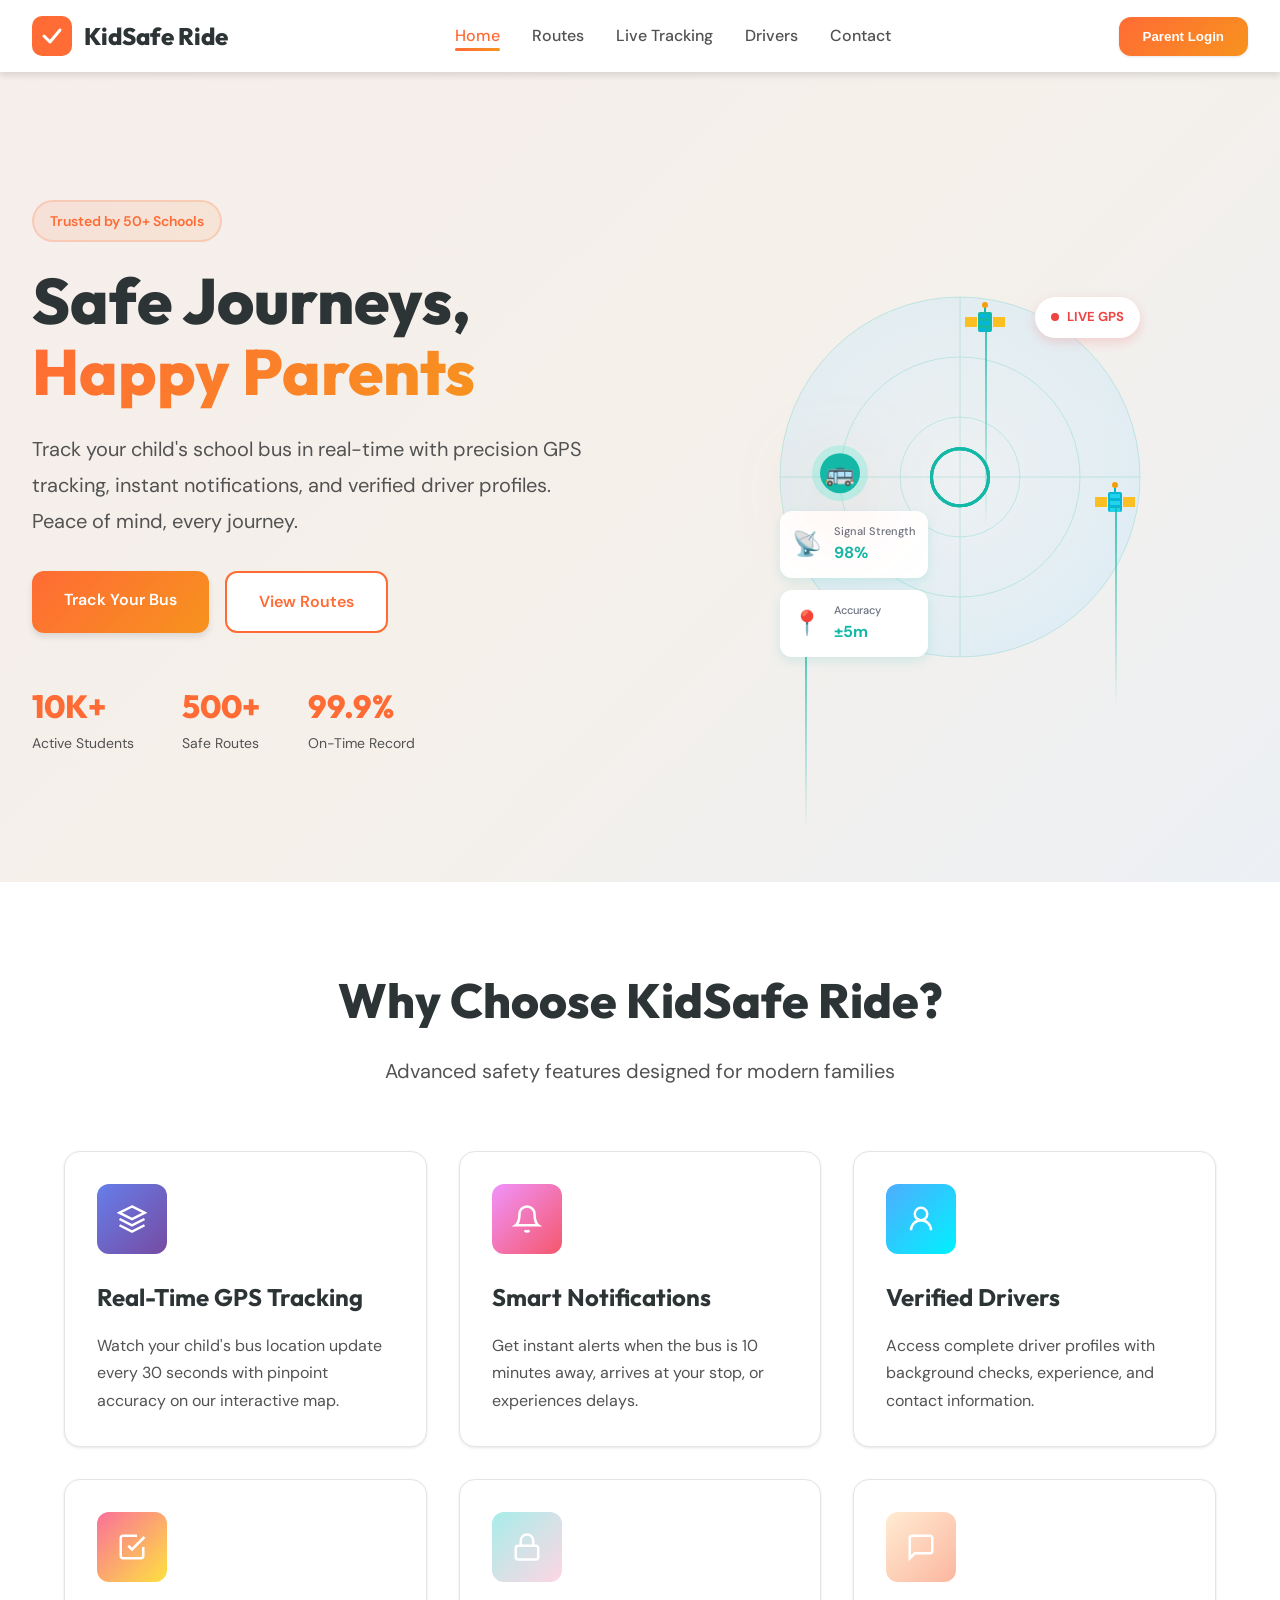
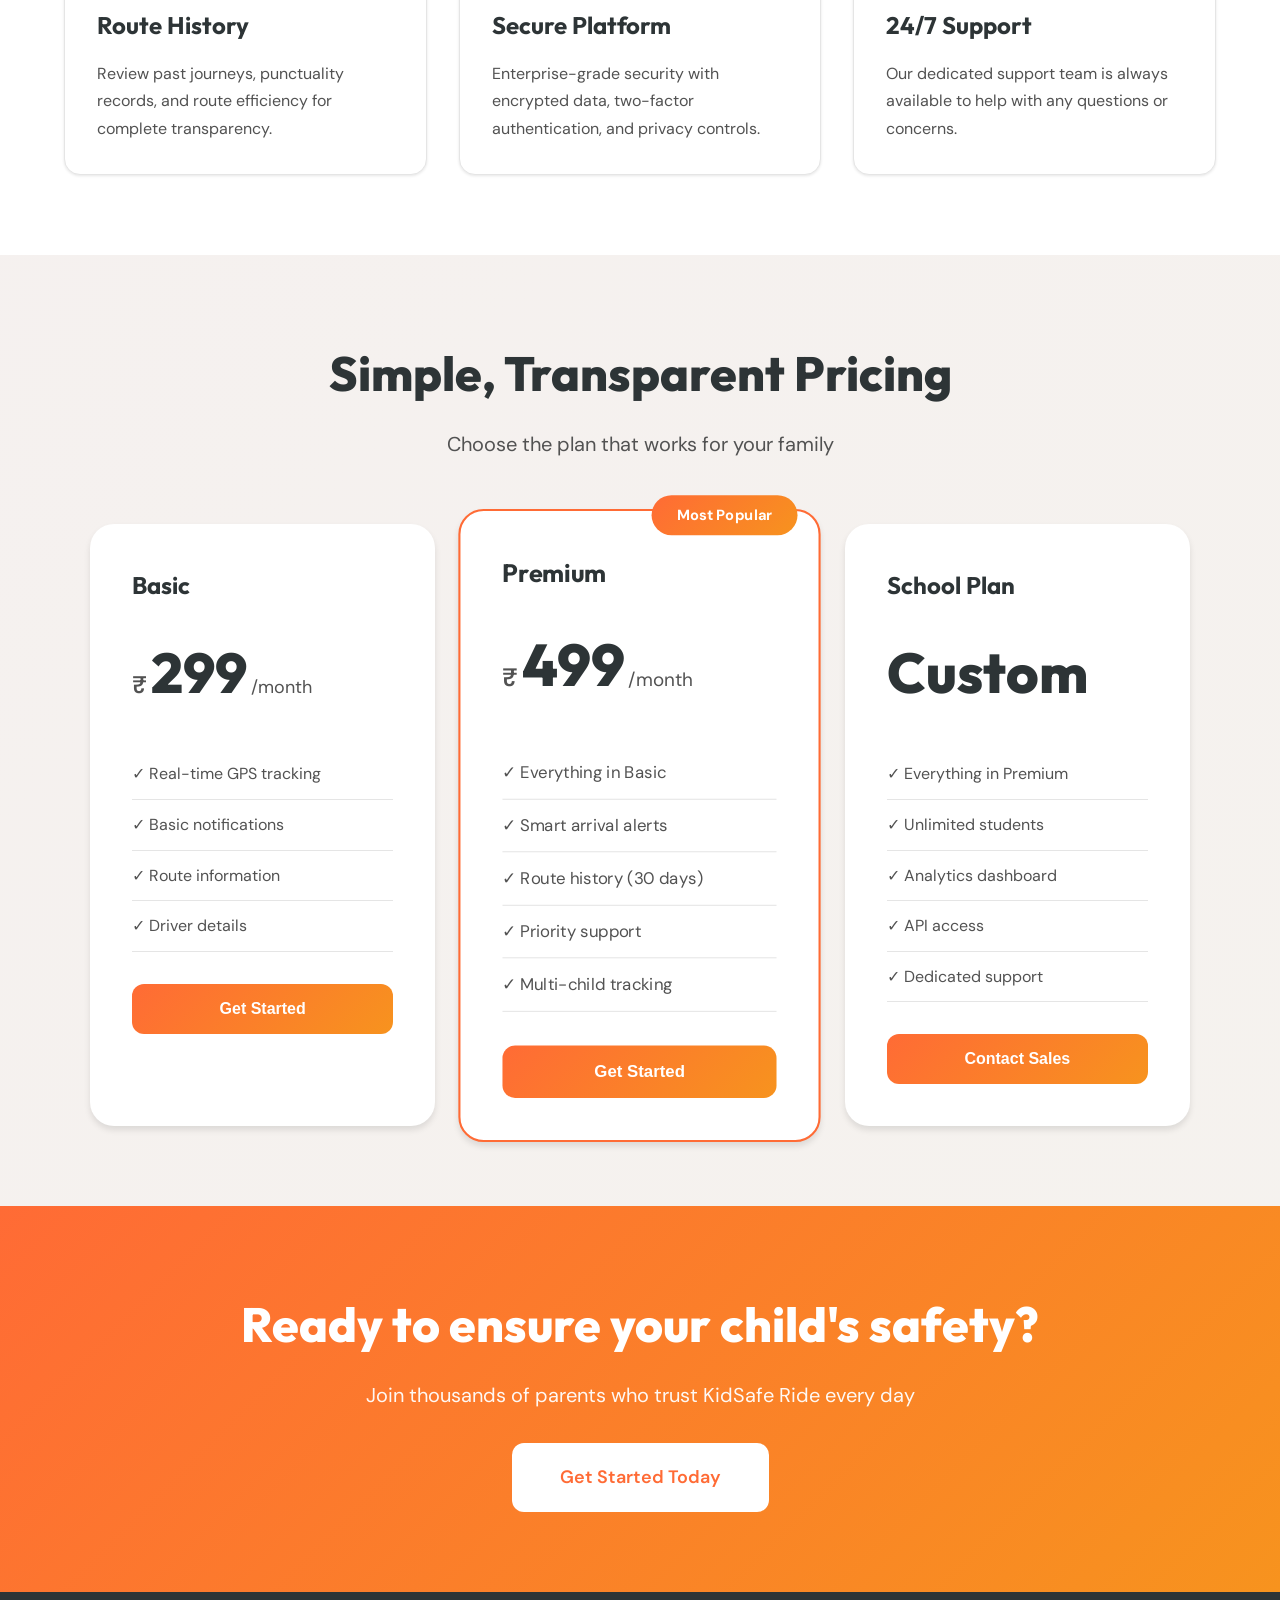
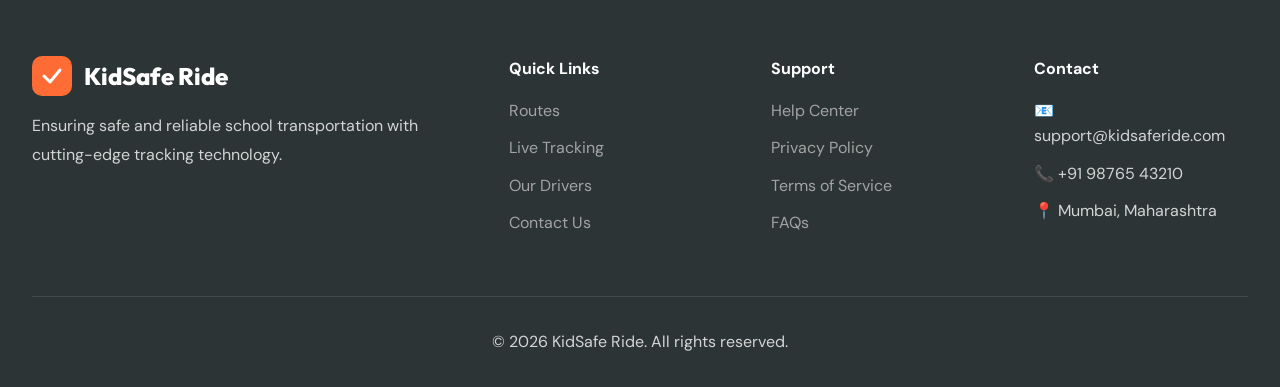
<file: index.html>
<!DOCTYPE html>
<html lang="en">
<head>
    <meta charset="UTF-8">
    <meta name="viewport" content="width=device-width, initial-scale=1.0">
    <title>KidSafe Ride - School Transport Tracker</title>
    <link rel="stylesheet" href="styles.css">
    <link href="https://fonts.googleapis.com/css2?family=Outfit:wght@400;500;600;700;800&family=DM+Sans:wght@400;500;600&display=swap" rel="stylesheet">
</head>
<body>
    <nav class="navbar">
        <div class="nav-container">
            <div class="logo">
                <svg width="40" height="40" viewBox="0 0 40 40" fill="none">
                    <rect width="40" height="40" rx="10" fill="url(#gradient)"/>
                    <path d="M12 20L18 26L28 14" stroke="white" stroke-width="3" stroke-linecap="round" stroke-linejoin="round"/>
                    <defs>
                        <linearGradient id="gradient" x1="0" y1="0" x2="40" y2="40">
                            <stop offset="0%" style="stop-color:#FF6B35"/>
                            <stop offset="100%" style="stop-color:#F7931E"/>
                        </linearGradient>
                    </defs>
                </svg>
                <span>KidSafe Ride</span>
            </div>
            <ul class="nav-links">
                <li><a href="index.html" class="active">Home</a></li>
                <li><a href="routes.html">Routes</a></li>
                <li><a href="tracking-updated.html">Live Tracking</a></li>
                <li><a href="drivers.html">Drivers</a></li>
                <li><a href="contact.html">Contact</a></li>
            </ul>
            <button class="btn-login">Parent Login</button>
        </div>
    </nav>

    <header class="hero">
        <div class="hero-background"></div>
        <div class="hero-content">
            <div class="hero-text">
                <span class="hero-badge">Trusted by 50+ Schools</span>
                <h1 class="hero-title">
                    Safe Journeys,<br>
                    <span class="gradient-text">Happy Parents</span>
                </h1>
                <p class="hero-description">
                    Track your child's school bus in real-time with precision GPS tracking, 
                    instant notifications, and verified driver profiles. Peace of mind, every journey.
                </p>
                <div class="hero-buttons">
                    <a href="tracking.html" class="btn btn-primary">Track Your Bus</a>
                    <a href="routes.html" class="btn btn-secondary">View Routes</a>
                </div>
                <div class="hero-stats">
                    <div class="stat">
                        <span class="stat-number">10K+</span>
                        <span class="stat-label">Active Students</span>
                    </div>
                    <div class="stat">
                        <span class="stat-number">500+</span>
                        <span class="stat-label">Safe Routes</span>
                    </div>
                    <div class="stat">
                        <span class="stat-number">99.9%</span>
                        <span class="stat-label">On-Time Record</span>
                    </div>
                </div>
            </div>
            
            <div class="hero-image">
                <div class="gps-tracking-container">
                    <div class="earth-map">
                        <svg class="map-grid-overlay" viewBox="0 0 400 400">
                            <defs>
                                <radialGradient id="earthGrad">
                                    <stop offset="0%" style="stop-color:#e0f2fe"/>
                                    <stop offset="100%" style="stop-color:#bae6fd"/>
                                </radialGradient>
                            </defs>
                            <circle cx="200" cy="200" r="180" fill="url(#earthGrad)" opacity="0.3"/>
                            <g class="grid-lines" opacity="0.2">
                                <line x1="200" y1="20" x2="200" y2="380" stroke="#14b8a6" stroke-width="1"/>
                                <line x1="20" y1="200" x2="380" y2="200" stroke="#14b8a6" stroke-width="1"/>
                                <circle cx="200" cy="200" r="60" fill="none" stroke="#14b8a6" stroke-width="1"/>
                                <circle cx="200" cy="200" r="120" fill="none" stroke="#14b8a6" stroke-width="1"/>
                                <circle cx="200" cy="200" r="180" fill="none" stroke="#14b8a6" stroke-width="1"/>
                            </g>
                        </svg>
                        
                        <div class="radar-sweep"></div>
                    </div>
        
        <!-- Orbiting Satellites -->
                    <div class="satellite satellite-1">
                        <svg width="50" height="50" viewBox="0 0 50 50">
                            <g>
                                <!-- Satellite body -->
                                <rect x="18" y="15" width="14" height="20" fill="#14b8a6" rx="2"/>
                                <rect x="20" y="17" width="10" height="4" fill="#06b6d4"/>
                                <rect x="20" y="24" width="10" height="4" fill="#06b6d4"/>
                                <rect x="20" y="31" width="10" height="4" fill="#06b6d4"/>
                                <!-- Solar panels -->
                                <rect x="5" y="20" width="12" height="10" fill="#fbbf24"/>
                                <rect x="33" y="20" width="12" height="10" fill="#fbbf24"/>
                                <!-- Antenna -->
                                <line x1="25" y1="15" x2="25" y2="8" stroke="#14b8a6" stroke-width="2"/>
                                <circle cx="25" cy="8" r="3" fill="#f59e0b"/>
                            </g>
                        </svg>
                        <!-- Signal beam -->
                        <div class="signal-beam beam-1"></div>
                    </div>
        
                    <div class="satellite satellite-2">
                        <svg width="50" height="50" viewBox="0 0 50 50">
                            <g>
                                <rect x="18" y="15" width="14" height="20" fill="#06b6d4" rx="2"/>
                                <rect x="20" y="17" width="10" height="4" fill="#22d3ee"/>
                                <rect x="20" y="24" width="10" height="4" fill="#22d3ee"/>
                                <rect x="20" y="31" width="10" height="4" fill="#22d3ee"/>
                                <rect x="5" y="20" width="12" height="10" fill="#fbbf24"/>
                                <rect x="33" y="20" width="12" height="10" fill="#fbbf24"/>
                                <line x1="25" y1="15" x2="25" y2="8" stroke="#06b6d4" stroke-width="2"/>
                                <circle cx="25" cy="8" r="3" fill="#f59e0b"/>
                            </g>
                        </svg>
                        <div class="signal-beam beam-2"></div>
                    </div>
        
                    <div class="satellite satellite-3">
                        <svg width="50" height="50" viewBox="0 0 50 50">
                            <g>
                                <rect x="18" y="15" width="14" height="20" fill="#0d9488" rx="2"/>
                                <rect x="20" y="17" width="10" height="4" fill="#5eead4"/>
                                <rect x="20" y="24" width="10" height="4" fill="#5eead4"/>
                                <rect x="20" y="31" width="10" height="4" fill="#5eead4"/>
                                <rect x="5" y="20" width="12" height="10" fill="#fbbf24"/>
                                <rect x="33" y="20" width="12" height="10" fill="#fbbf24"/>
                                <line x1="25" y1="15" x2="25" y2="8" stroke="#0d9488" stroke-width="2"/>
                                <circle cx="25" cy="8" r="3" fill="#f59e0b"/>
                            </g>
                        </svg>
                        <div class="signal-beam beam-3"></div>
                    </div>
        
                    <!-- Bus with GPS indicator -->
                    <div class="gps-bus">
                        <div class="bus-icon">
                            <svg width="60" height="60" viewBox="0 0 60 60">
                                <circle cx="30" cy="30" r="28" fill="#5eead4" opacity="0.3"/>
                                <circle cx="30" cy="30" r="20" fill="#14b8a6"/>
                                <text x="30" y="38" text-anchor="middle" font-size="24">🚌</text>
                            </svg>
                        </div>
                        <!-- GPS pulse rings -->
                        <div class="gps-pulse pulse-ring-1"></div>
                        <div class="gps-pulse pulse-ring-2"></div>
                        <div class="gps-pulse pulse-ring-3"></div>
                    </div>
        
                    <!-- Tracking Data Display -->
                    <div class="tracking-data">
                        <div class="data-item">
                            <div class="data-icon">📡</div>
                            <div class="data-content">
                                <div class="data-label">Signal Strength</div>
                                <div class="data-value">98%</div>
                            </div>
                        </div>
                        <div class="data-item">
                            <div class="data-icon">📍</div>
                            <div class="data-content">
                                <div class="data-label">Accuracy</div>
                                <div class="data-value">±5m</div>
                            </div>
                        </div>
                    </div>
        
                    <!-- Live GPS Badge -->
                    <div class="gps-live-badge">
                        <span class="live-dot"></span>
                        <span>LIVE GPS</span>
                    </div>
                </div>
            </div>      
        </div>
    </header>

    <section class="features">
        <div class="container">
            <div class="section-header">
                <h2 class="section-title">Why Choose KidSafe Ride?</h2>
                <p class="section-description">Advanced safety features designed for modern families</p>
            </div>
            <div class="features-grid">
                <article class="feature-card">
                    <div class="feature-icon" style="background: linear-gradient(135deg, #667eea 0%, #764ba2 100%);">
                        <svg width="30" height="30" viewBox="0 0 24 24" fill="none" stroke="white" stroke-width="2">
                            <path d="M12 2L2 7l10 5 10-5-10-5z"/>
                            <path d="M2 17l10 5 10-5M2 12l10 5 10-5"/>
                        </svg>
                    </div>
                    <h3 class="feature-title">Real-Time GPS Tracking</h3>
                    <p class="feature-description">
                        Watch your child's bus location update every 30 seconds with pinpoint accuracy 
                        on our interactive map.
                    </p>
                </article>

                <article class="feature-card">
                    <div class="feature-icon" style="background: linear-gradient(135deg, #f093fb 0%, #f5576c 100%);">
                        <svg width="30" height="30" viewBox="0 0 24 24" fill="none" stroke="white" stroke-width="2">
                            <path d="M18 8A6 6 0 0 0 6 8c0 7-3 9-3 9h18s-3-2-3-9"/>
                            <path d="M13.73 21a2 2 0 0 1-3.46 0"/>
                        </svg>
                    </div>
                    <h3 class="feature-title">Smart Notifications</h3>
                    <p class="feature-description">
                        Get instant alerts when the bus is 10 minutes away, arrives at your stop, 
                        or experiences delays.
                    </p>
                </article>

                <article class="feature-card">
                    <div class="feature-icon" style="background: linear-gradient(135deg, #4facfe 0%, #00f2fe 100%);">
                        <svg width="30" height="30" viewBox="0 0 24 24" fill="none" stroke="white" stroke-width="2">
                            <circle cx="12" cy="8" r="5"/>
                            <path d="M20 21a8 8 0 1 0-16 0"/>
                        </svg>
                    </div>
                    <h3 class="feature-title">Verified Drivers</h3>
                    <p class="feature-description">
                        Access complete driver profiles with background checks, experience, 
                        and contact information.
                    </p>
                </article>

                <article class="feature-card">
                    <div class="feature-icon" style="background: linear-gradient(135deg, #fa709a 0%, #fee140 100%);">
                        <svg width="30" height="30" viewBox="0 0 24 24" fill="none" stroke="white" stroke-width="2">
                            <path d="M9 11l3 3L22 4"/>
                            <path d="M21 12v7a2 2 0 0 1-2 2H5a2 2 0 0 1-2-2V5a2 2 0 0 1 2-2h11"/>
                        </svg>
                    </div>
                    <h3 class="feature-title">Route History</h3>
                    <p class="feature-description">
                        Review past journeys, punctuality records, and route efficiency 
                        for complete transparency.
                    </p>
                </article>

                <article class="feature-card">
                    <div class="feature-icon" style="background: linear-gradient(135deg, #a8edea 0%, #fed6e3 100%);">
                        <svg width="30" height="30" viewBox="0 0 24 24" fill="none" stroke="white" stroke-width="2">
                            <rect x="3" y="11" width="18" height="11" rx="2" ry="2"/>
                            <path d="M7 11V7a5 5 0 0 1 10 0v4"/>
                        </svg>
                    </div>
                    <h3 class="feature-title">Secure Platform</h3>
                    <p class="feature-description">
                        Enterprise-grade security with encrypted data, two-factor authentication, 
                        and privacy controls.
                    </p>
                </article>

                <article class="feature-card">
                    <div class="feature-icon" style="background: linear-gradient(135deg, #ffecd2 0%, #fcb69f 100%);">
                        <svg width="30" height="30" viewBox="0 0 24 24" fill="none" stroke="white" stroke-width="2">
                            <path d="M21 15a2 2 0 0 1-2 2H7l-4 4V5a2 2 0 0 1 2-2h14a2 2 0 0 1 2 2z"/>
                        </svg>
                    </div>
                    <h3 class="feature-title">24/7 Support</h3>
                    <p class="feature-description">
                        Our dedicated support team is always available to help with any 
                        questions or concerns.
                    </p>
                </article>
            </div>
        </div>
    </section>

    <section class="pricing">
        <div class="container">
            <div class="section-header">
                <h2 class="section-title">Simple, Transparent Pricing</h2>
                <p class="section-description">Choose the plan that works for your family</p>
            </div>
            <div class="pricing-grid">
                <div class="pricing-card">
                    <h3 class="pricing-title">Basic</h3>
                    <div class="pricing-price">
                        <span class="currency">₹</span>
                        <span class="amount">299</span>
                        <span class="period">/month</span>
                    </div>
                    <ul class="pricing-features">
                        <li>✓ Real-time GPS tracking</li>
                        <li>✓ Basic notifications</li>
                        <li>✓ Route information</li>
                        <li>✓ Driver details</li>
                    </ul>
                    <button class="btn-pricing">Get Started</button>
                </div>

                <div class="pricing-card featured">
                    <div class="popular-badge">Most Popular</div>
                    <h3 class="pricing-title">Premium</h3>
                    <div class="pricing-price">
                        <span class="currency">₹</span>
                        <span class="amount">499</span>
                        <span class="period">/month</span>
                    </div>
                    <ul class="pricing-features">
                        <li>✓ Everything in Basic</li>
                        <li>✓ Smart arrival alerts</li>
                        <li>✓ Route history (30 days)</li>
                        <li>✓ Priority support</li>
                        <li>✓ Multi-child tracking</li>
                    </ul>
                    <button class="btn-pricing">Get Started</button>
                </div>

                <div class="pricing-card">
                    <h3 class="pricing-title">School Plan</h3>
                    <div class="pricing-price">
                        <span class="amount">Custom</span>
                    </div>
                    <ul class="pricing-features">
                        <li>✓ Everything in Premium</li>
                        <li>✓ Unlimited students</li>
                        <li>✓ Analytics dashboard</li>
                        <li>✓ API access</li>
                        <li>✓ Dedicated support</li>
                    </ul>
                    <button class="btn-pricing">Contact Sales</button>
                </div>
            </div>
        </div>
    </section>

    <section class="cta">
        <div class="container">
            <div class="cta-content">
                <h2 class="cta-title">Ready to ensure your child's safety?</h2>
                <p class="cta-description">Join thousands of parents who trust KidSafe Ride every day</p>
                <a href="contact.html" class="btn btn-cta">Get Started Today</a>
            </div>
        </div>
    </section>

    <footer class="footer">
        <div class="footer-container">
            <div class="footer-grid">
                <div class="footer-column">
                    <div class="footer-logo">
                        <svg width="40" height="40" viewBox="0 0 40 40" fill="none">
                            <rect width="40" height="40" rx="10" fill="url(#gradient2)"/>
                            <path d="M12 20L18 26L28 14" stroke="white" stroke-width="3" stroke-linecap="round" stroke-linejoin="round"/>
                            <defs>
                                <linearGradient id="gradient2" x1="0" y1="0" x2="40" y2="40">
                                    <stop offset="0%" style="stop-color:#FF6B35"/>
                                    <stop offset="100%" style="stop-color:#F7931E"/>
                                </linearGradient>
                            </defs>
                        </svg>
                        <span>KidSafe Ride</span>
                    </div>
                    <p class="footer-description">
                        Ensuring safe and reliable school transportation with cutting-edge tracking technology.
                    </p>
                </div>
                <div class="footer-column">
                    <h4 class="footer-heading">Quick Links</h4>
                    <ul class="footer-links">
                        <li><a href="routes.html">Routes</a></li>
                        <li><a href="tracking.html">Live Tracking</a></li>
                        <li><a href="drivers.html">Our Drivers</a></li>
                        <li><a href="contact.html">Contact Us</a></li>
                    </ul>
                </div>
                <div class="footer-column">
                    <h4 class="footer-heading">Support</h4>
                    <ul class="footer-links">
                        <li><a href="#">Help Center</a></li>
                        <li><a href="#">Privacy Policy</a></li>
                        <li><a href="#">Terms of Service</a></li>
                        <li><a href="#">FAQs</a></li>
                    </ul>
                </div>
                <div class="footer-column">
                    <h4 class="footer-heading">Contact</h4>
                    <ul class="footer-contact">
                        <li>📧 support@kidsaferide.com</li>
                        <li>📞 +91 98765 43210</li>
                        <li>📍 Mumbai, Maharashtra</li>
                    </ul>
                </div>
            </div>
            <div class="footer-bottom">
                <p>&copy; 2026 KidSafe Ride. All rights reserved.</p>
            </div>
        </div>
    </footer>

    <script src="script-updated.js"></script>
</body>
</html>
</file>
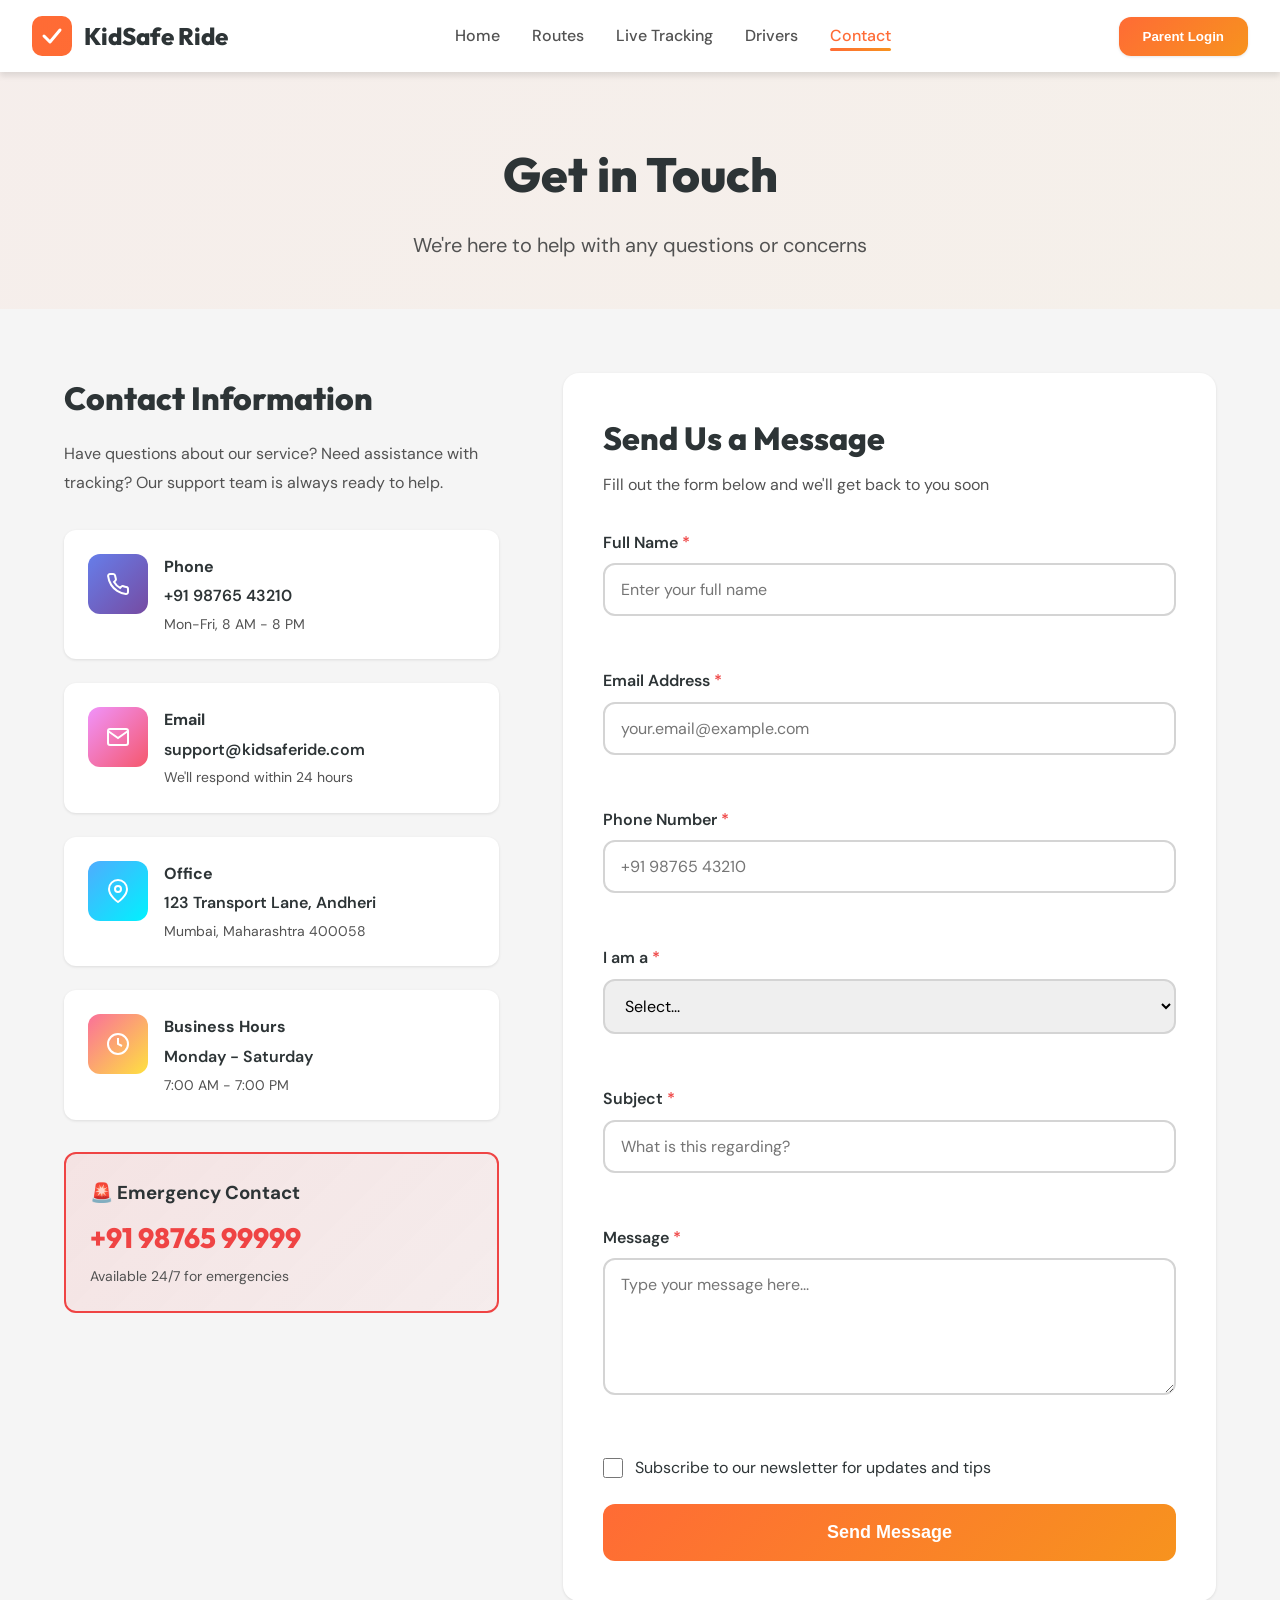
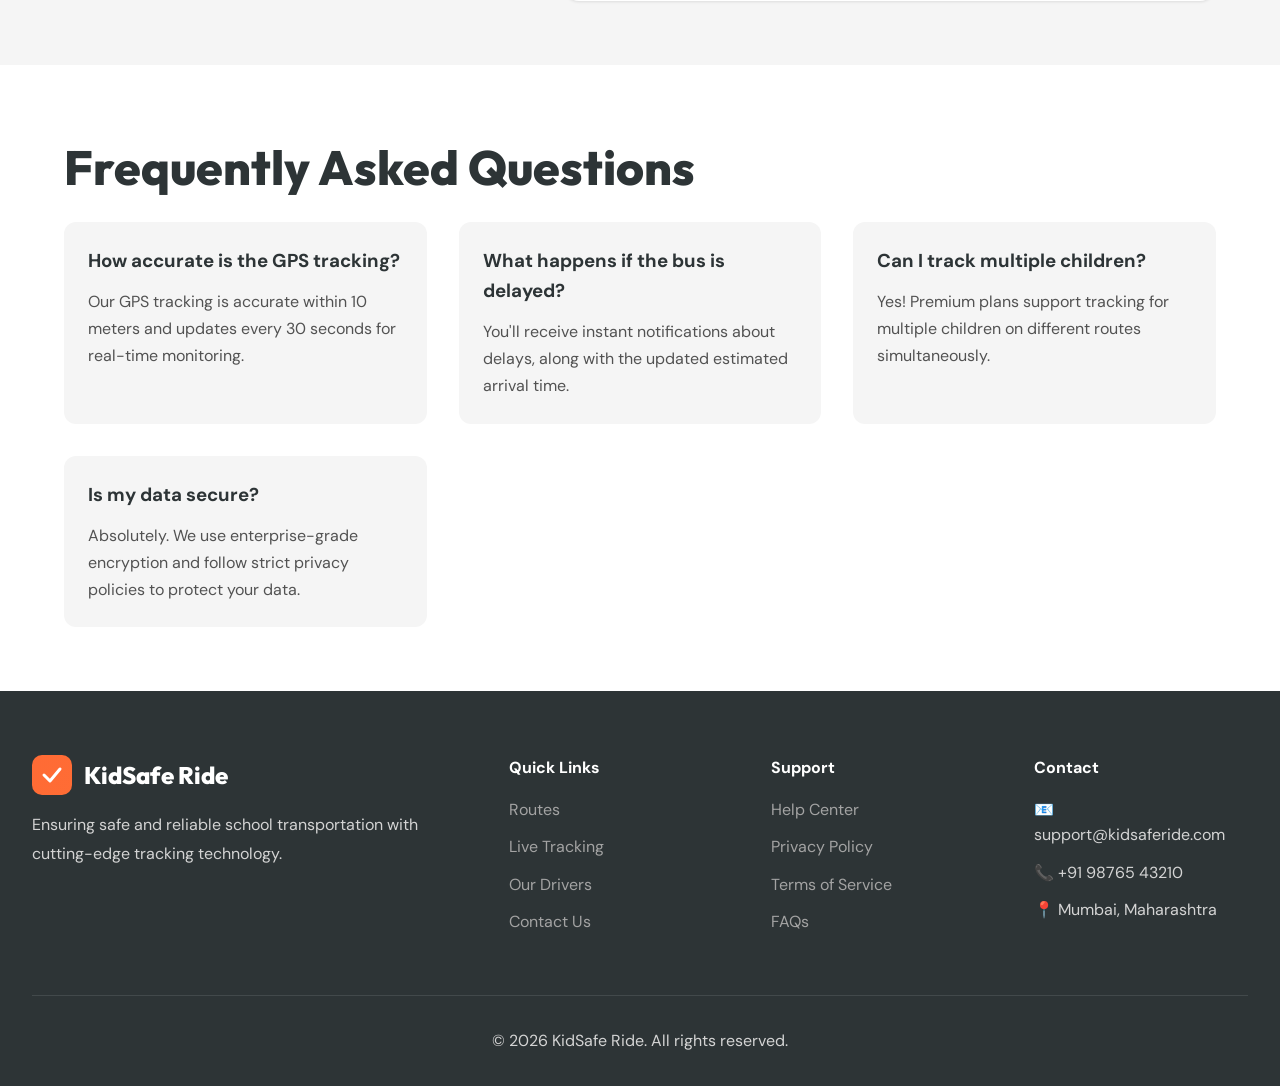
<file: contact.html>
<!DOCTYPE html>
<html lang="en">
<head>
    <meta charset="UTF-8">
    <meta name="viewport" content="width=device-width, initial-scale=1.0">
    <title>Contact Us - KidSafe Ride</title>
    <link rel="stylesheet" href="styles.css">
    <link href="https://fonts.googleapis.com/css2?family=Outfit:wght@400;500;600;700;800&family=DM+Sans:wght@400;500;600&display=swap" rel="stylesheet">
</head>
<body>
    <nav class="navbar">
        <div class="nav-container">
            <div class="logo">
                <svg width="40" height="40" viewBox="0 0 40 40" fill="none">
                    <rect width="40" height="40" rx="10" fill="url(#gradient)"/>
                    <path d="M12 20L18 26L28 14" stroke="white" stroke-width="3" stroke-linecap="round" stroke-linejoin="round"/>
                    <defs>
                        <linearGradient id="gradient" x1="0" y1="0" x2="40" y2="40">
                            <stop offset="0%" style="stop-color:#FF6B35"/>
                            <stop offset="100%" style="stop-color:#F7931E"/>
                        </linearGradient>
                    </defs>
                </svg>
                <span>KidSafe Ride</span>
            </div>
            <ul class="nav-links">
                <li><a href="index.html">Home</a></li>
                <li><a href="routes.html">Routes</a></li>
                <li><a href="tracking-updated.html">Live Tracking</a></li>
                <li><a href="drivers.html">Drivers</a></li>
                <li><a href="contact.html" class="active">Contact</a></li>
            </ul>
            <button class="btn-login">Parent Login</button>
        </div>
    </nav>

    <div class="page-header">
        <div class="container">
            <h1 class="page-title">Get in Touch</h1>
            <p class="page-description">We're here to help with any questions or concerns</p>
        </div>
    </div>

    <section class="contact-section">
        <div class="container">
            <div class="contact-grid">
                <div class="contact-info">
                    <h2 class="contact-heading">Contact Information</h2>
                    <p class="contact-text">
                        Have questions about our service? Need assistance with tracking? 
                        Our support team is always ready to help.
                    </p>

                    <div class="contact-methods">
                        <div class="contact-method">
                            <div class="method-icon" style="background: linear-gradient(135deg, #667eea 0%, #764ba2 100%);">
                                <svg width="24" height="24" viewBox="0 0 24 24" fill="none" stroke="white" stroke-width="2">
                                    <path d="M22 16.92v3a2 2 0 0 1-2.18 2 19.79 19.79 0 0 1-8.63-3.07 19.5 19.5 0 0 1-6-6 19.79 19.79 0 0 1-3.07-8.67A2 2 0 0 1 4.11 2h3a2 2 0 0 1 2 1.72 12.84 12.84 0 0 0 .7 2.81 2 2 0 0 1-.45 2.11L8.09 9.91a16 16 0 0 0 6 6l1.27-1.27a2 2 0 0 1 2.11-.45 12.84 12.84 0 0 0 2.81.7A2 2 0 0 1 22 16.92z"/>
                                </svg>
                            </div>
                            <div class="method-details">
                                <h4 class="method-title">Phone</h4>
                                <p class="method-value">+91 98765 43210</p>
                                <p class="method-note">Mon-Fri, 8 AM - 8 PM</p>
                            </div>
                        </div>

                        <div class="contact-method">
                            <div class="method-icon" style="background: linear-gradient(135deg, #f093fb 0%, #f5576c 100%);">
                                <svg width="24" height="24" viewBox="0 0 24 24" fill="none" stroke="white" stroke-width="2">
                                    <path d="M4 4h16c1.1 0 2 .9 2 2v12c0 1.1-.9 2-2 2H4c-1.1 0-2-.9-2-2V6c0-1.1.9-2 2-2z"/>
                                    <polyline points="22,6 12,13 2,6"/>
                                </svg>
                            </div>
                            <div class="method-details">
                                <h4 class="method-title">Email</h4>
                                <p class="method-value">support@kidsaferide.com</p>
                                <p class="method-note">We'll respond within 24 hours</p>
                            </div>
                        </div>

                        <div class="contact-method">
                            <div class="method-icon" style="background: linear-gradient(135deg, #4facfe 0%, #00f2fe 100%);">
                                <svg width="24" height="24" viewBox="0 0 24 24" fill="none" stroke="white" stroke-width="2">
                                    <path d="M21 10c0 7-9 13-9 13s-9-6-9-13a9 9 0 0 1 18 0z"/>
                                    <circle cx="12" cy="10" r="3"/>
                                </svg>
                            </div>
                            <div class="method-details">
                                <h4 class="method-title">Office</h4>
                                <p class="method-value">123 Transport Lane, Andheri</p>
                                <p class="method-note">Mumbai, Maharashtra 400058</p>
                            </div>
                        </div>

                        <div class="contact-method">
                            <div class="method-icon" style="background: linear-gradient(135deg, #fa709a 0%, #fee140 100%);">
                                <svg width="24" height="24" viewBox="0 0 24 24" fill="none" stroke="white" stroke-width="2">
                                    <circle cx="12" cy="12" r="10"/>
                                    <polyline points="12 6 12 12 16 14"/>
                                </svg>
                            </div>
                            <div class="method-details">
                                <h4 class="method-title">Business Hours</h4>
                                <p class="method-value">Monday - Saturday</p>
                                <p class="method-note">7:00 AM - 7:00 PM</p>
                            </div>
                        </div>
                    </div>

                    <div class="emergency-contact">
                        <h3 class="emergency-title">🚨 Emergency Contact</h3>
                        <p class="emergency-number">+91 98765 99999</p>
                        <p class="emergency-note">Available 24/7 for emergencies</p>
                    </div>
                </div>

                <div class="contact-form-container">
                    <h2 class="form-heading">Send Us a Message</h2>
                    <p class="form-subheading">Fill out the form below and we'll get back to you soon</p>
                    
                    <div class="contact-form" id="contact-form">
                        <div class="form-group">
                            <label for="name" class="form-label">Full Name <span class="required">*</span></label>
                            <input type="text" id="name" name="name" class="form-input" placeholder="Enter your full name">
                            <span class="error-message" id="name-error"></span>
                        </div>

                        <div class="form-group">
                            <label for="email" class="form-label">Email Address <span class="required">*</span></label>
                            <input type="email" id="email" name="email" class="form-input" placeholder="your.email@example.com">
                            <span class="error-message" id="email-error"></span>
                        </div>

                        <div class="form-group">
                            <label for="phone" class="form-label">Phone Number <span class="required">*</span></label>
                            <input type="tel" id="phone" name="phone" class="form-input" placeholder="+91 98765 43210">
                            <span class="error-message" id="phone-error"></span>
                        </div>

                        <div class="form-group">
                            <label for="user-type" class="form-label">I am a <span class="required">*</span></label>
                            <select id="user-type" name="user-type" class="form-select">
                                <option value="">Select...</option>
                                <option value="parent">Parent</option>
                                <option value="school">School Administrator</option>
                                <option value="driver">Driver</option>
                                <option value="other">Other</option>
                            </select>
                            <span class="error-message" id="user-type-error"></span>
                        </div>

                        <div class="form-group">
                            <label for="subject" class="form-label">Subject <span class="required">*</span></label>
                            <input type="text" id="subject" name="subject" class="form-input" placeholder="What is this regarding?">
                            <span class="error-message" id="subject-error"></span>
                        </div>

                        <div class="form-group">
                            <label for="message" class="form-label">Message <span class="required">*</span></label>
                            <textarea id="message" name="message" class="form-textarea" rows="5" placeholder="Type your message here..."></textarea>
                            <span class="error-message" id="message-error"></span>
                        </div>

                        <div class="form-group">
                            <label class="checkbox-label">
                                <input type="checkbox" id="newsletter" name="newsletter">
                                <span>Subscribe to our newsletter for updates and tips</span>
                            </label>
                        </div>

                        <button type="button" class="btn btn-submit" id="submit-btn">
                            <span id="submit-text">Send Message</span>
                            <span id="submit-loader" style="display: none;">Sending...</span>
                        </button>
                    </div>

                    <div class="success-message" id="success-message" style="display: none;">
                        <div class="success-icon">✓</div>
                        <h3>Message Sent Successfully!</h3>
                        <p>Thank you for contacting us. We'll get back to you within 24 hours.</p>
                    </div>
                </div>
            </div>
        </div>
    </section>

    <section class="faq-section">
        <div class="container">
            <h2 class="section-title">Frequently Asked Questions</h2>
            <div class="faq-grid">
                <div class="faq-item">
                    <h3 class="faq-question">How accurate is the GPS tracking?</h3>
                    <p class="faq-answer">Our GPS tracking is accurate within 10 meters and updates every 30 seconds for real-time monitoring.</p>
                </div>
                <div class="faq-item">
                    <h3 class="faq-question">What happens if the bus is delayed?</h3>
                    <p class="faq-answer">You'll receive instant notifications about delays, along with the updated estimated arrival time.</p>
                </div>
                <div class="faq-item">
                    <h3 class="faq-question">Can I track multiple children?</h3>
                    <p class="faq-answer">Yes! Premium plans support tracking for multiple children on different routes simultaneously.</p>
                </div>
                <div class="faq-item">
                    <h3 class="faq-question">Is my data secure?</h3>
                    <p class="faq-answer">Absolutely. We use enterprise-grade encryption and follow strict privacy policies to protect your data.</p>
                </div>
            </div>
        </div>
    </section>

    <footer class="footer">
        <div class="footer-container">
            <div class="footer-grid">
                <div class="footer-column">
                    <div class="footer-logo">
                        <svg width="40" height="40" viewBox="0 0 40 40" fill="none">
                            <rect width="40" height="40" rx="10" fill="url(#gradient2)"/>
                            <path d="M12 20L18 26L28 14" stroke="white" stroke-width="3" stroke-linecap="round" stroke-linejoin="round"/>
                            <defs>
                                <linearGradient id="gradient2" x1="0" y1="0" x2="40" y2="40">
                                    <stop offset="0%" style="stop-color:#FF6B35"/>
                                    <stop offset="100%" style="stop-color:#F7931E"/>
                                </linearGradient>
                            </defs>
                        </svg>
                        <span>KidSafe Ride</span>
                    </div>
                    <p class="footer-description">
                        Ensuring safe and reliable school transportation with cutting-edge tracking technology.
                    </p>
                </div>
                <div class="footer-column">
                    <h4 class="footer-heading">Quick Links</h4>
                    <ul class="footer-links">
                        <li><a href="routes.html">Routes</a></li>
                        <li><a href="tracking.html">Live Tracking</a></li>
                        <li><a href="drivers.html">Our Drivers</a></li>
                        <li><a href="contact.html">Contact Us</a></li>
                    </ul>
                </div>
                <div class="footer-column">
                    <h4 class="footer-heading">Support</h4>
                    <ul class="footer-links">
                        <li><a href="#">Help Center</a></li>
                        <li><a href="#">Privacy Policy</a></li>
                        <li><a href="#">Terms of Service</a></li>
                        <li><a href="#">FAQs</a></li>
                    </ul>
                </div>
                <div class="footer-column">
                    <h4 class="footer-heading">Contact</h4>
                    <ul class="footer-contact">
                        <li>📧 support@kidsaferide.com</li>
                        <li>📞 +91 98765 43210</li>
                        <li>📍 Mumbai, Maharashtra</li>
                    </ul>
                </div>
            </div>
            <div class="footer-bottom">
                <p>&copy; 2026 KidSafe Ride. All rights reserved.</p>
            </div>
        </div>
    </footer>

    <script src="script-updated.js"></script>
</body>
</html>
</file>
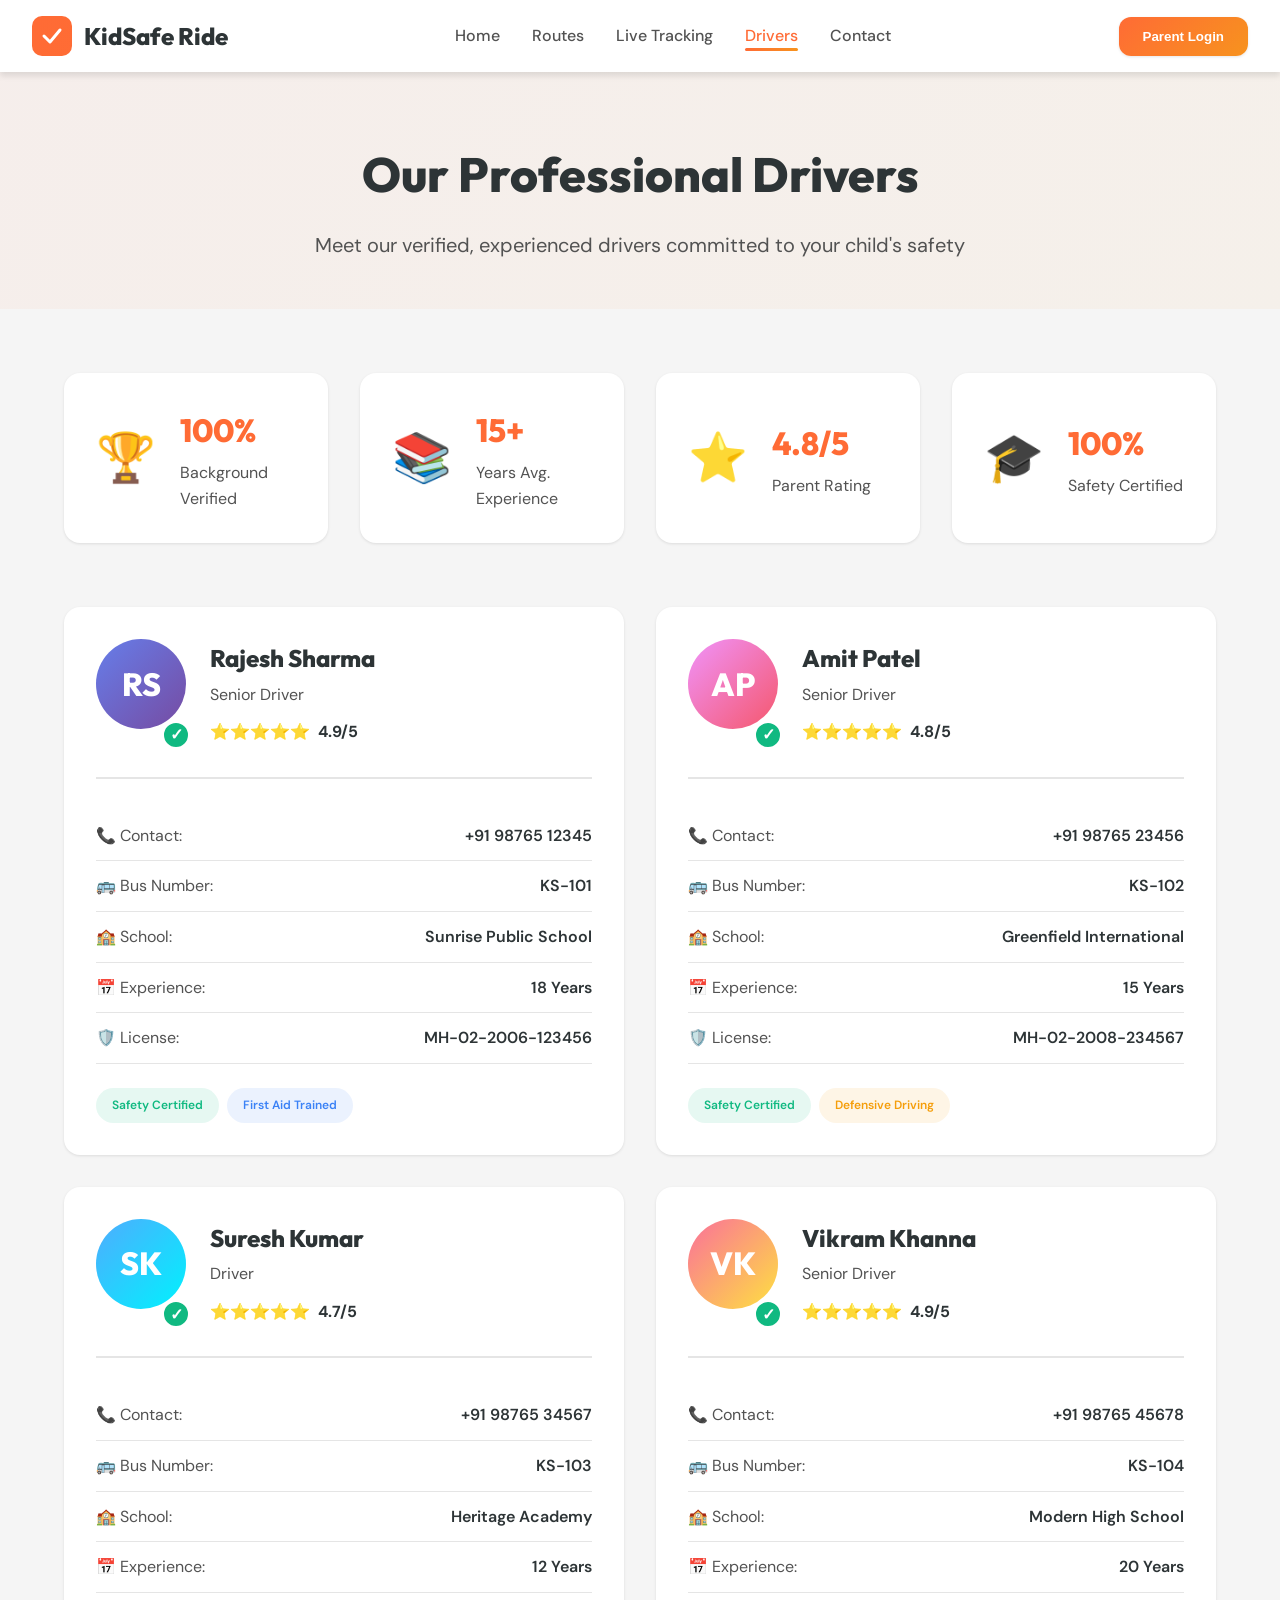
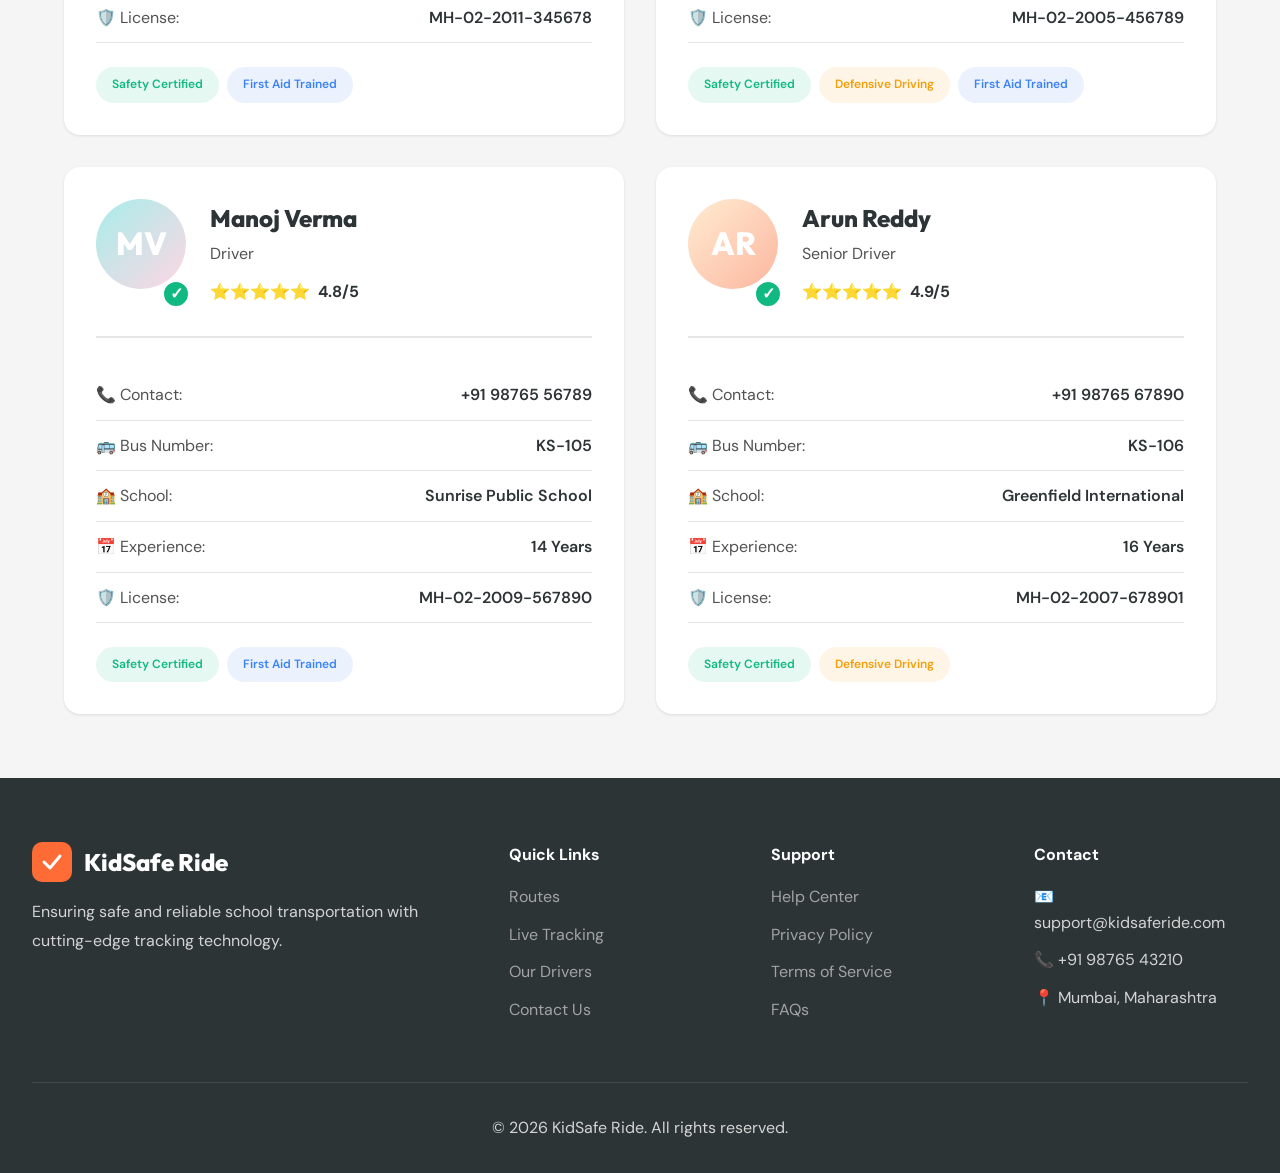
<file: drivers.html>
<!DOCTYPE html>
<html lang="en">
<head>
    <meta charset="UTF-8">
    <meta name="viewport" content="width=device-width, initial-scale=1.0">
    <title>Our Drivers - KidSafe Ride</title>
    <link rel="stylesheet" href="styles.css">
    <link href="https://fonts.googleapis.com/css2?family=Outfit:wght@400;500;600;700;800&family=DM+Sans:wght@400;500;600&display=swap" rel="stylesheet">
</head>
<body>
    <nav class="navbar">
        <div class="nav-container">
            <div class="logo">
                <svg width="40" height="40" viewBox="0 0 40 40" fill="none">
                    <rect width="40" height="40" rx="10" fill="url(#gradient)"/>
                    <path d="M12 20L18 26L28 14" stroke="white" stroke-width="3" stroke-linecap="round" stroke-linejoin="round"/>
                    <defs>
                        <linearGradient id="gradient" x1="0" y1="0" x2="40" y2="40">
                            <stop offset="0%" style="stop-color:#FF6B35"/>
                            <stop offset="100%" style="stop-color:#F7931E"/>
                        </linearGradient>
                    </defs>
                </svg>
                <span>KidSafe Ride</span>
            </div>
            <ul class="nav-links">
                <li><a href="index.html">Home</a></li>
                <li><a href="routes.html">Routes</a></li>
                <li><a href="tracking-updated.html">Live Tracking</a></li>
                <li><a href="drivers.html" class="active">Drivers</a></li>
                <li><a href="contact.html">Contact</a></li>
            </ul>
            <button class="btn-login">Parent Login</button>
        </div>
    </nav>

    <div class="page-header">
        <div class="container">
            <h1 class="page-title">Our Professional Drivers</h1>
            <p class="page-description">Meet our verified, experienced drivers committed to your child's safety</p>
        </div>
    </div>

    <section class="drivers-section">
        <div class="container">
            <div class="drivers-stats">
                <div class="stat-box">
                    <div class="stat-icon">🏆</div>
                    <div class="stat-content">
                        <h3>100%</h3>
                        <p>Background Verified</p>
                    </div>
                </div>
                <div class="stat-box">
                    <div class="stat-icon">📚</div>
                    <div class="stat-content">
                        <h3>15+</h3>
                        <p>Years Avg. Experience</p>
                    </div>
                </div>
                <div class="stat-box">
                    <div class="stat-icon">⭐</div>
                    <div class="stat-content">
                        <h3>4.8/5</h3>
                        <p>Parent Rating</p>
                    </div>
                </div>
                <div class="stat-box">
                    <div class="stat-icon">🎓</div>
                    <div class="stat-content">
                        <h3>100%</h3>
                        <p>Safety Certified</p>
                    </div>
                </div>
            </div>

            <div class="drivers-grid">
                <article class="driver-card">
                    <div class="driver-header">
                        <div class="driver-photo">
                            <div class="photo-placeholder" style="background: linear-gradient(135deg, #667eea 0%, #764ba2 100%);">RS</div>
                            <div class="verified-badge">✓</div>
                        </div>
                        <div class="driver-basic-info">
                            <h3 class="driver-name-title">Rajesh Sharma</h3>
                            <p class="driver-role">Senior Driver</p>
                            <div class="driver-rating">
                                <span class="stars">⭐⭐⭐⭐⭐</span>
                                <span class="rating-score">4.9/5</span>
                            </div>
                        </div>
                    </div>
                    <div class="driver-details">
                        <div class="detail-row">
                            <span class="detail-label">📞 Contact:</span>
                            <span class="detail-value">+91 98765 12345</span>
                        </div>
                        <div class="detail-row">
                            <span class="detail-label">🚌 Bus Number:</span>
                            <span class="detail-value">KS-101</span>
                        </div>
                        <div class="detail-row">
                            <span class="detail-label">🏫 School:</span>
                            <span class="detail-value">Sunrise Public School</span>
                        </div>
                        <div class="detail-row">
                            <span class="detail-label">📅 Experience:</span>
                            <span class="detail-value">18 Years</span>
                        </div>
                        <div class="detail-row">
                            <span class="detail-label">🛡️ License:</span>
                            <span class="detail-value">MH-02-2006-123456</span>
                        </div>
                    </div>
                    <div class="driver-badges">
                        <span class="badge badge-safety">Safety Certified</span>
                        <span class="badge badge-first-aid">First Aid Trained</span>
                    </div>
                </article>

                <article class="driver-card">
                    <div class="driver-header">
                        <div class="driver-photo">
                            <div class="photo-placeholder" style="background: linear-gradient(135deg, #f093fb 0%, #f5576c 100%);">AP</div>
                            <div class="verified-badge">✓</div>
                        </div>
                        <div class="driver-basic-info">
                            <h3 class="driver-name-title">Amit Patel</h3>
                            <p class="driver-role">Senior Driver</p>
                            <div class="driver-rating">
                                <span class="stars">⭐⭐⭐⭐⭐</span>
                                <span class="rating-score">4.8/5</span>
                            </div>
                        </div>
                    </div>
                    <div class="driver-details">
                        <div class="detail-row">
                            <span class="detail-label">📞 Contact:</span>
                            <span class="detail-value">+91 98765 23456</span>
                        </div>
                        <div class="detail-row">
                            <span class="detail-label">🚌 Bus Number:</span>
                            <span class="detail-value">KS-102</span>
                        </div>
                        <div class="detail-row">
                            <span class="detail-label">🏫 School:</span>
                            <span class="detail-value">Greenfield International</span>
                        </div>
                        <div class="detail-row">
                            <span class="detail-label">📅 Experience:</span>
                            <span class="detail-value">15 Years</span>
                        </div>
                        <div class="detail-row">
                            <span class="detail-label">🛡️ License:</span>
                            <span class="detail-value">MH-02-2008-234567</span>
                        </div>
                    </div>
                    <div class="driver-badges">
                        <span class="badge badge-safety">Safety Certified</span>
                        <span class="badge badge-defensive">Defensive Driving</span>
                    </div>
                </article>

                <article class="driver-card">
                    <div class="driver-header">
                        <div class="driver-photo">
                            <div class="photo-placeholder" style="background: linear-gradient(135deg, #4facfe 0%, #00f2fe 100%);">SK</div>
                            <div class="verified-badge">✓</div>
                        </div>
                        <div class="driver-basic-info">
                            <h3 class="driver-name-title">Suresh Kumar</h3>
                            <p class="driver-role">Driver</p>
                            <div class="driver-rating">
                                <span class="stars">⭐⭐⭐⭐⭐</span>
                                <span class="rating-score">4.7/5</span>
                            </div>
                        </div>
                    </div>
                    <div class="driver-details">
                        <div class="detail-row">
                            <span class="detail-label">📞 Contact:</span>
                            <span class="detail-value">+91 98765 34567</span>
                        </div>
                        <div class="detail-row">
                            <span class="detail-label">🚌 Bus Number:</span>
                            <span class="detail-value">KS-103</span>
                        </div>
                        <div class="detail-row">
                            <span class="detail-label">🏫 School:</span>
                            <span class="detail-value">Heritage Academy</span>
                        </div>
                        <div class="detail-row">
                            <span class="detail-label">📅 Experience:</span>
                            <span class="detail-value">12 Years</span>
                        </div>
                        <div class="detail-row">
                            <span class="detail-label">🛡️ License:</span>
                            <span class="detail-value">MH-02-2011-345678</span>
                        </div>
                    </div>
                    <div class="driver-badges">
                        <span class="badge badge-safety">Safety Certified</span>
                        <span class="badge badge-first-aid">First Aid Trained</span>
                    </div>
                </article>

                <article class="driver-card">
                    <div class="driver-header">
                        <div class="driver-photo">
                            <div class="photo-placeholder" style="background: linear-gradient(135deg, #fa709a 0%, #fee140 100%);">VK</div>
                            <div class="verified-badge">✓</div>
                        </div>
                        <div class="driver-basic-info">
                            <h3 class="driver-name-title">Vikram Khanna</h3>
                            <p class="driver-role">Senior Driver</p>
                            <div class="driver-rating">
                                <span class="stars">⭐⭐⭐⭐⭐</span>
                                <span class="rating-score">4.9/5</span>
                            </div>
                        </div>
                    </div>
                    <div class="driver-details">
                        <div class="detail-row">
                            <span class="detail-label">📞 Contact:</span>
                            <span class="detail-value">+91 98765 45678</span>
                        </div>
                        <div class="detail-row">
                            <span class="detail-label">🚌 Bus Number:</span>
                            <span class="detail-value">KS-104</span>
                        </div>
                        <div class="detail-row">
                            <span class="detail-label">🏫 School:</span>
                            <span class="detail-value">Modern High School</span>
                        </div>
                        <div class="detail-row">
                            <span class="detail-label">📅 Experience:</span>
                            <span class="detail-value">20 Years</span>
                        </div>
                        <div class="detail-row">
                            <span class="detail-label">🛡️ License:</span>
                            <span class="detail-value">MH-02-2005-456789</span>
                        </div>
                    </div>
                    <div class="driver-badges">
                        <span class="badge badge-safety">Safety Certified</span>
                        <span class="badge badge-defensive">Defensive Driving</span>
                        <span class="badge badge-first-aid">First Aid Trained</span>
                    </div>
                </article>

                <article class="driver-card">
                    <div class="driver-header">
                        <div class="driver-photo">
                            <div class="photo-placeholder" style="background: linear-gradient(135deg, #a8edea 0%, #fed6e3 100%);">MV</div>
                            <div class="verified-badge">✓</div>
                        </div>
                        <div class="driver-basic-info">
                            <h3 class="driver-name-title">Manoj Verma</h3>
                            <p class="driver-role">Driver</p>
                            <div class="driver-rating">
                                <span class="stars">⭐⭐⭐⭐⭐</span>
                                <span class="rating-score">4.8/5</span>
                            </div>
                        </div>
                    </div>
                    <div class="driver-details">
                        <div class="detail-row">
                            <span class="detail-label">📞 Contact:</span>
                            <span class="detail-value">+91 98765 56789</span>
                        </div>
                        <div class="detail-row">
                            <span class="detail-label">🚌 Bus Number:</span>
                            <span class="detail-value">KS-105</span>
                        </div>
                        <div class="detail-row">
                            <span class="detail-label">🏫 School:</span>
                            <span class="detail-value">Sunrise Public School</span>
                        </div>
                        <div class="detail-row">
                            <span class="detail-label">📅 Experience:</span>
                            <span class="detail-value">14 Years</span>
                        </div>
                        <div class="detail-row">
                            <span class="detail-label">🛡️ License:</span>
                            <span class="detail-value">MH-02-2009-567890</span>
                        </div>
                    </div>
                    <div class="driver-badges">
                        <span class="badge badge-safety">Safety Certified</span>
                        <span class="badge badge-first-aid">First Aid Trained</span>
                    </div>
                </article>

                <article class="driver-card">
                    <div class="driver-header">
                        <div class="driver-photo">
                            <div class="photo-placeholder" style="background: linear-gradient(135deg, #ffecd2 0%, #fcb69f 100%);">AR</div>
                            <div class="verified-badge">✓</div>
                        </div>
                        <div class="driver-basic-info">
                            <h3 class="driver-name-title">Arun Reddy</h3>
                            <p class="driver-role">Senior Driver</p>
                            <div class="driver-rating">
                                <span class="stars">⭐⭐⭐⭐⭐</span>
                                <span class="rating-score">4.9/5</span>
                            </div>
                        </div>
                    </div>
                    <div class="driver-details">
                        <div class="detail-row">
                            <span class="detail-label">📞 Contact:</span>
                            <span class="detail-value">+91 98765 67890</span>
                        </div>
                        <div class="detail-row">
                            <span class="detail-label">🚌 Bus Number:</span>
                            <span class="detail-value">KS-106</span>
                        </div>
                        <div class="detail-row">
                            <span class="detail-label">🏫 School:</span>
                            <span class="detail-value">Greenfield International</span>
                        </div>
                        <div class="detail-row">
                            <span class="detail-label">📅 Experience:</span>
                            <span class="detail-value">16 Years</span>
                        </div>
                        <div class="detail-row">
                            <span class="detail-label">🛡️ License:</span>
                            <span class="detail-value">MH-02-2007-678901</span>
                        </div>
                    </div>
                    <div class="driver-badges">
                        <span class="badge badge-safety">Safety Certified</span>
                        <span class="badge badge-defensive">Defensive Driving</span>
                    </div>
                </article>
            </div>
        </div>
    </section>

    <footer class="footer">
        <div class="footer-container">
            <div class="footer-grid">
                <div class="footer-column">
                    <div class="footer-logo">
                        <svg width="40" height="40" viewBox="0 0 40 40" fill="none">
                            <rect width="40" height="40" rx="10" fill="url(#gradient2)"/>
                            <path d="M12 20L18 26L28 14" stroke="white" stroke-width="3" stroke-linecap="round" stroke-linejoin="round"/>
                            <defs>
                                <linearGradient id="gradient2" x1="0" y1="0" x2="40" y2="40">
                                    <stop offset="0%" style="stop-color:#FF6B35"/>
                                    <stop offset="100%" style="stop-color:#F7931E"/>
                                </linearGradient>
                            </defs>
                        </svg>
                        <span>KidSafe Ride</span>
                    </div>
                    <p class="footer-description">
                        Ensuring safe and reliable school transportation with cutting-edge tracking technology.
                    </p>
                </div>
                <div class="footer-column">
                    <h4 class="footer-heading">Quick Links</h4>
                    <ul class="footer-links">
                        <li><a href="routes.html">Routes</a></li>
                        <li><a href="tracking.html">Live Tracking</a></li>
                        <li><a href="drivers.html">Our Drivers</a></li>
                        <li><a href="contact.html">Contact Us</a></li>
                    </ul>
                </div>
                <div class="footer-column">
                    <h4 class="footer-heading">Support</h4>
                    <ul class="footer-links">
                        <li><a href="#">Help Center</a></li>
                        <li><a href="#">Privacy Policy</a></li>
                        <li><a href="#">Terms of Service</a></li>
                        <li><a href="#">FAQs</a></li>
                    </ul>
                </div>
                <div class="footer-column">
                    <h4 class="footer-heading">Contact</h4>
                    <ul class="footer-contact">
                        <li>📧 support@kidsaferide.com</li>
                        <li>📞 +91 98765 43210</li>
                        <li>📍 Mumbai, Maharashtra</li>
                    </ul>
                </div>
            </div>
            <div class="footer-bottom">
                <p>&copy; 2026 KidSafe Ride. All rights reserved.</p>
            </div>
        </div>
    </footer>

    <script src="script-updated.js"></script>
</body>
</html>
</file>
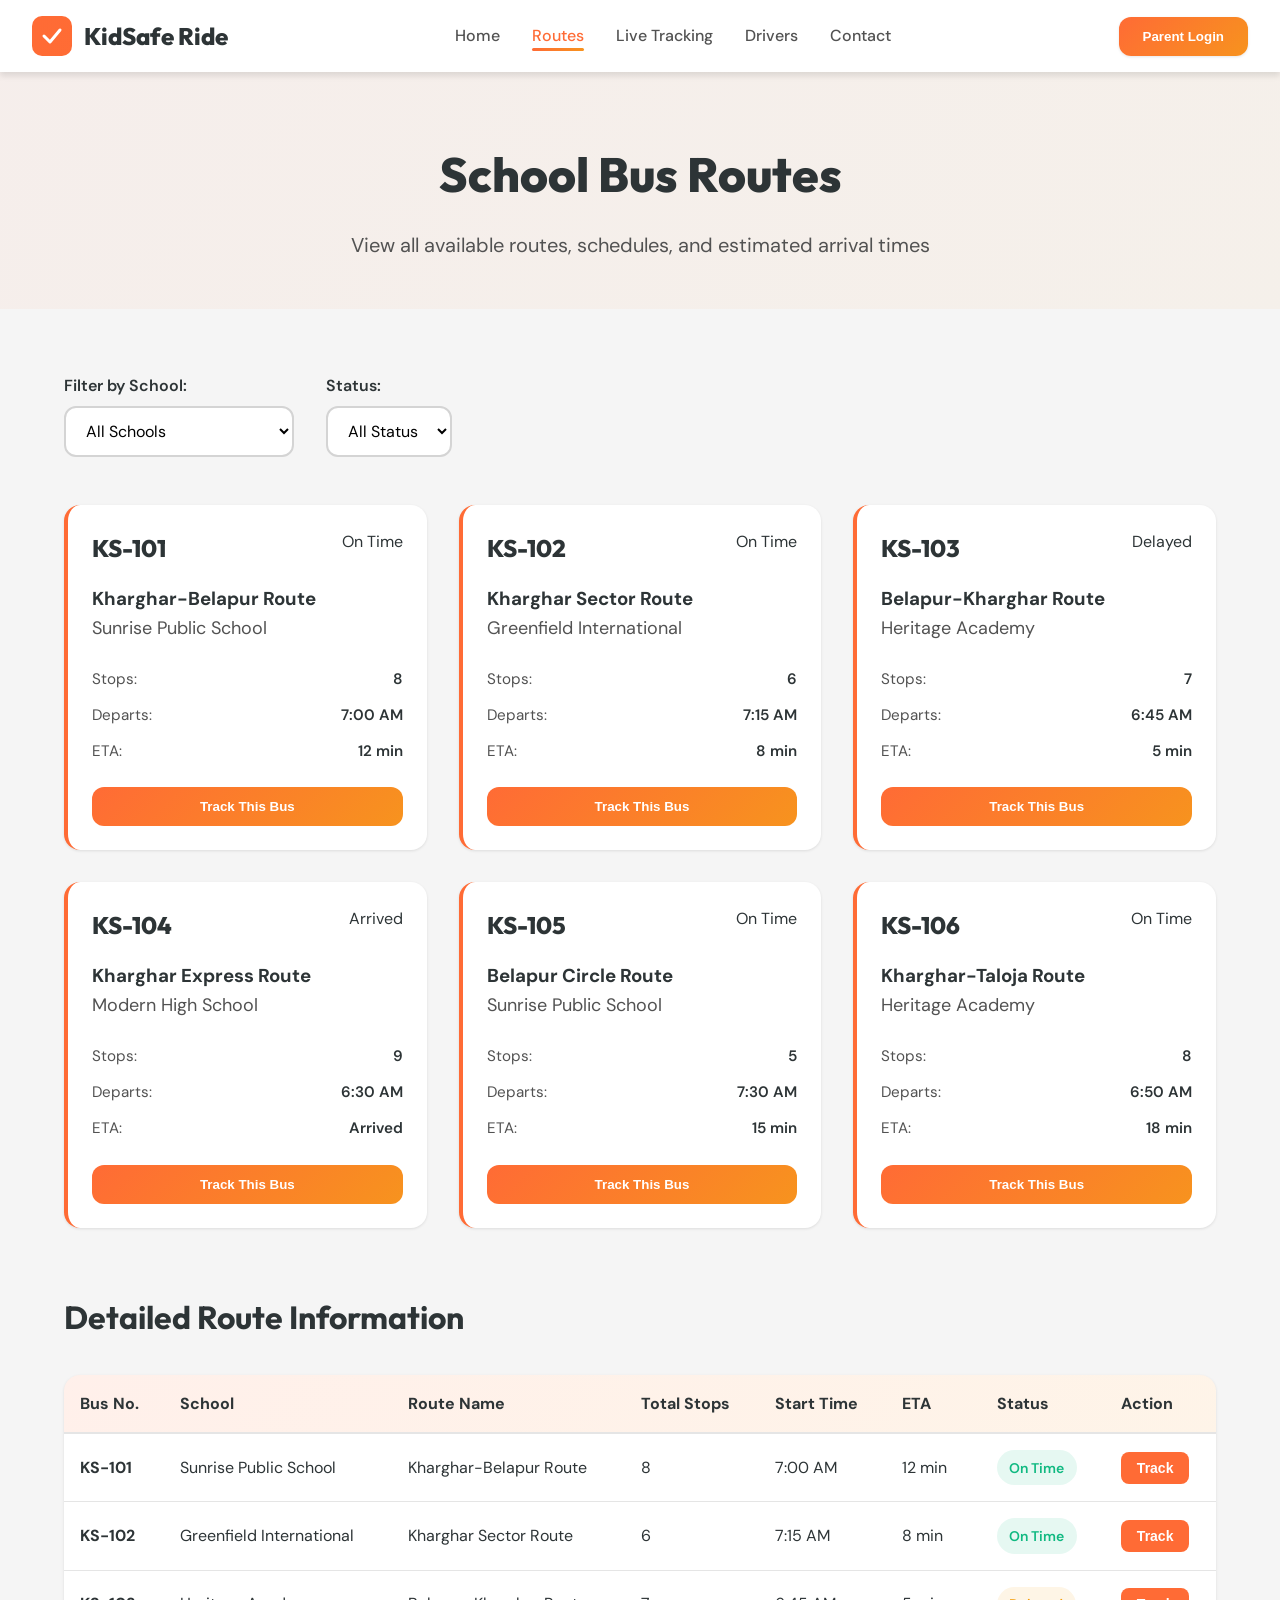
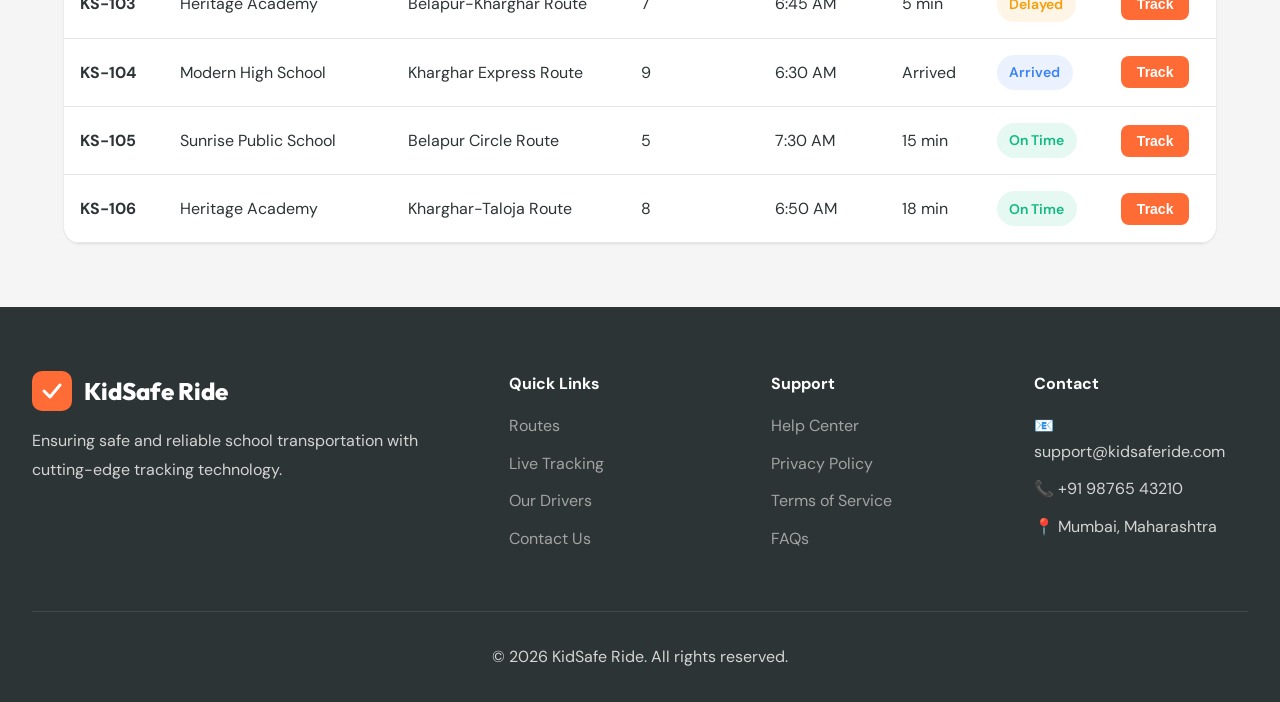
<file: routes.html>
<!DOCTYPE html>
<html lang="en">
<head>
    <meta charset="UTF-8">
    <meta name="viewport" content="width=device-width, initial-scale=1.0">
    <title>Bus Routes - KidSafe Ride</title>
    <link rel="stylesheet" href="styles.css">
    <link href="https://fonts.googleapis.com/css2?family=Outfit:wght@400;500;600;700;800&family=DM+Sans:wght@400;500;600&display=swap" rel="stylesheet">
</head>
<body>
    <nav class="navbar">
        <div class="nav-container">
            <div class="logo">
                <svg width="40" height="40" viewBox="0 0 40 40" fill="none">
                    <rect width="40" height="40" rx="10" fill="url(#gradient)"/>
                    <path d="M12 20L18 26L28 14" stroke="white" stroke-width="3" stroke-linecap="round" stroke-linejoin="round"/>
                    <defs>
                        <linearGradient id="gradient" x1="0" y1="0" x2="40" y2="40">
                            <stop offset="0%" style="stop-color:#FF6B35"/>
                            <stop offset="100%" style="stop-color:#F7931E"/>
                        </linearGradient>
                    </defs>
                </svg>
                <span>KidSafe Ride</span>
            </div>
            <ul class="nav-links">
                <li><a href="index.html">Home</a></li>
                <li><a href="routes.html" class="active">Routes</a></li>
                <li><a href="tracking-updated.html">Live Tracking</a></li>
                <li><a href="drivers.html">Drivers</a></li>
                <li><a href="contact.html">Contact</a></li>
            </ul>
            <button class="btn-login">Parent Login</button>
        </div>
    </nav>

    <div class="page-header">
        <div class="container">
            <h1 class="page-title">School Bus Routes</h1>
            <p class="page-description">View all available routes, schedules, and estimated arrival times</p>
        </div>
    </div>

    <section class="routes-section">
        <div class="container">
            <div class="routes-filter">
                <div class="filter-group">
                    <label for="school-select">Filter by School:</label>
                    <select id="school-select" class="filter-select">
                        <option value="all">All Schools</option>
                        <option value="sunrise">Sunrise Public School</option>
                        <option value="greenfield">Greenfield International</option>
                        <option value="heritage">Heritage Academy</option>
                        <option value="modern">Modern High School</option>
                    </select>
                </div>
                <div class="filter-group">
                    <label for="status-filter">Status:</label>
                    <select id="status-filter" class="filter-select">
                        <option value="all">All Status</option>
                        <option value="on-time">On Time</option>
                        <option value="delayed">Delayed</option>
                        <option value="arrived">Arrived</option>
                    </select>
                </div>
            </div>

            <div class="routes-grid" id="routes-container">
            </div>

            <div class="routes-table-section">
                <h2 class="section-subtitle">Detailed Route Information</h2>
                <div class="table-wrapper">
                    <table class="routes-table">
                        <thead>
                            <tr>
                                <th>Bus No.</th>
                                <th>School</th>
                                <th>Route Name</th>
                                <th>Total Stops</th>
                                <th>Start Time</th>
                                <th>ETA</th>
                                <th>Status</th>
                                <th>Action</th>
                            </tr>
                        </thead>
                        <tbody id="routes-table-body">
                        </tbody>
                    </table>
                </div>
            </div>
        </div>
    </section>

    <footer class="footer">
        <div class="footer-container">
            <div class="footer-grid">
                <div class="footer-column">
                    <div class="footer-logo">
                        <svg width="40" height="40" viewBox="0 0 40 40" fill="none">
                            <rect width="40" height="40" rx="10" fill="url(#gradient2)"/>
                            <path d="M12 20L18 26L28 14" stroke="white" stroke-width="3" stroke-linecap="round" stroke-linejoin="round"/>
                            <defs>
                                <linearGradient id="gradient2" x1="0" y1="0" x2="40" y2="40">
                                    <stop offset="0%" style="stop-color:#FF6B35"/>
                                    <stop offset="100%" style="stop-color:#F7931E"/>
                                </linearGradient>
                            </defs>
                        </svg>
                        <span>KidSafe Ride</span>
                    </div>
                    <p class="footer-description">
                        Ensuring safe and reliable school transportation with cutting-edge tracking technology.
                    </p>
                </div>
                <div class="footer-column">
                    <h4 class="footer-heading">Quick Links</h4>
                    <ul class="footer-links">
                        <li><a href="routes.html">Routes</a></li>
                        <li><a href="tracking.html">Live Tracking</a></li>
                        <li><a href="drivers.html">Our Drivers</a></li>
                        <li><a href="contact.html">Contact Us</a></li>
                    </ul>
                </div>
                <div class="footer-column">
                    <h4 class="footer-heading">Support</h4>
                    <ul class="footer-links">
                        <li><a href="#">Help Center</a></li>
                        <li><a href="#">Privacy Policy</a></li>
                        <li><a href="#">Terms of Service</a></li>
                        <li><a href="#">FAQs</a></li>
                    </ul>
                </div>
                <div class="footer-column">
                    <h4 class="footer-heading">Contact</h4>
                    <ul class="footer-contact">
                        <li>📧 support@kidsaferide.com</li>
                        <li>📞 +91 98765 43210</li>
                        <li>📍 Mumbai, Maharashtra</li>
                    </ul>
                </div>
            </div>
            <div class="footer-bottom">
                <p>&copy; 2026 KidSafe Ride. All rights reserved.</p>
            </div>
        </div>
    </footer>

    <script src="script-updated.js"></script>
</body>
</html>
</file>
<file: styles.css>
* {
    margin: 0;
    padding: 0;
    box-sizing: border-box;
}

:root {
    /* Color Palette */
    --primary-orange: #FF6B35;
    --primary-yellow: #FFD93D;
    --primary-blue: #4A90E2;
    --accent-coral: #F7931E;
    --accent-purple: #764ba2;
    
    /* Status Colors */
    --status-green: #10b981;
    --status-orange: #f59e0b;
    --status-blue: #3b82f6;
    --status-red: #ef4444;
    
    /* Neutral Colors */
    --dark: #2D3436;
    --gray-900: #1a1a1a;
    --gray-800: #2d2d2d;
    --gray-700: #404040;
    --gray-600: #525252;
    --gray-500: #737373;
    --gray-400: #a3a3a3;
    --gray-300: #d4d4d4;
    --gray-200: #e5e5e5;
    --gray-100: #f5f5f5;
    --white: #ffffff;
    
    /* Typography */
    --font-display: 'Outfit', sans-serif;
    --font-body: 'DM Sans', sans-serif;
    
    /* Spacing */
    --spacing-xs: 0.5rem;
    --spacing-sm: 1rem;
    --spacing-md: 1.5rem;
    --spacing-lg: 2rem;
    --spacing-xl: 3rem;
    --spacing-2xl: 4rem;
    
    /* Shadows */
    --shadow-sm: 0 1px 3px rgba(0, 0, 0, 0.1);
    --shadow-md: 0 4px 6px rgba(0, 0, 0, 0.1);
    --shadow-lg: 0 10px 25px rgba(0, 0, 0, 0.15);
    --shadow-xl: 0 20px 40px rgba(0, 0, 0, 0.2);
    
    /* Border Radius */
    --radius-sm: 8px;
    --radius-md: 12px;
    --radius-lg: 16px;
    --radius-xl: 24px;
    
    /* Transitions */
    --transition-fast: 0.2s ease;
    --transition-base: 0.3s ease;
    --transition-slow: 0.5s ease;
}

html {
    scroll-behavior: smooth;
}

body {
    font-family: var(--font-body);
    color: var(--dark);
    line-height: 1.6;
    background: var(--gray-100);
    overflow-x: hidden;
}

.container {
    max-width: 1200px;
    margin: 0 auto;
    padding: 0 var(--spacing-md);
}

/* NAV BAR*/

.navbar {
    background: var(--white);
    box-shadow: var(--shadow-md);
    position: sticky;
    top: 0;
    z-index: 1000;
    animation: slideDown 0.5s ease;
}

@keyframes slideDown {
    from {
        transform: translateY(-100%);
        opacity: 0;
    }
    to {
        transform: translateY(0);
        opacity: 1;
    }
}

.nav-container {
    max-width: 1400px;
    margin: 0 auto;
    padding: 1rem 2rem;
    display: flex;
    justify-content: space-between;
    align-items: center;
}

.logo {
    display: flex;
    align-items: center;
    gap: 0.75rem;
    font-family: var(--font-display);
    font-size: 1.5rem;
    font-weight: 800;
    color: var(--dark);
    cursor: pointer;
}

.nav-links {
    display: flex;
    list-style: none;
    gap: 2rem;
}

.nav-links a {
    text-decoration: none;
    color: var(--gray-600);
    font-weight: 500;
    font-size: 1rem;
    transition: var(--transition-base);
    position: relative;
}

.nav-links a::after {
    content: '';
    position: absolute;
    bottom: -5px;
    left: 0;
    width: 0;
    height: 3px;
    background: linear-gradient(90deg, var(--primary-orange), var(--accent-coral));
    transition: var(--transition-base);
    border-radius: 2px;
}

.nav-links a:hover,
.nav-links a.active {
    color: var(--primary-orange);
}

.nav-links a:hover::after,
.nav-links a.active::after {
    width: 100%;
}

.btn-login {
    background: linear-gradient(135deg, var(--primary-orange), var(--accent-coral));
    color: var(--white);
    border: none;
    padding: 0.75rem 1.5rem;
    border-radius: var(--radius-md);
    font-weight: 600;
    cursor: pointer;
    transition: var(--transition-base);
    box-shadow: var(--shadow-sm);
}

.btn-login:hover {
    transform: translateY(-2px);
    box-shadow: var(--shadow-md);
}

/* HERO SECTION*/

.hero {
    position: relative;
    min-height: 90vh;
    display: flex;
    align-items: center;
    overflow: hidden;
}

.hero-background {
    position: absolute;
    top: 0;
    left: 0;
    width: 100%;
    height: 100%;
    background: linear-gradient(135deg, 
        rgba(255, 107, 53, 0.05) 0%, 
        rgba(247, 147, 30, 0.05) 50%,
        rgba(74, 144, 226, 0.05) 100%);
    z-index: -1;
}

.hero-content {
    max-width: 1400px;
    margin: 0 auto;
    padding: 3rem 2rem;
    display: grid;
    grid-template-columns: 1fr 1fr;
    gap: 4rem;
    align-items: center;
}

.hero-text {
    animation: fadeInUp 0.8s ease;
}

@keyframes fadeInUp {
    from {
        opacity: 0;
        transform: translateY(30px);
    }
    to {
        opacity: 1;
        transform: translateY(0);
    }
}

.hero-badge {
    display: inline-block;
    background: linear-gradient(135deg, rgba(255, 107, 53, 0.1), rgba(247, 147, 30, 0.1));
    color: var(--primary-orange);
    padding: 0.5rem 1rem;
    border-radius: 50px;
    font-size: 0.875rem;
    font-weight: 600;
    margin-bottom: 1.5rem;
    border: 2px solid rgba(255, 107, 53, 0.2);
}

.hero-title {
    font-family: var(--font-display);
    font-size: 4rem;
    font-weight: 800;
    line-height: 1.1;
    margin-bottom: 1.5rem;
    color: var(--dark);
}

.gradient-text {
    background: linear-gradient(135deg, var(--primary-orange), var(--accent-coral));
    -webkit-background-clip: text;
    -webkit-text-fill-color: transparent;
    background-clip: text;
}

.hero-description {
    font-size: 1.25rem;
    color: var(--gray-600);
    margin-bottom: 2rem;
    line-height: 1.8;
}

.hero-buttons {
    display: flex;
    gap: 1rem;
    margin-bottom: 3rem;
}

.btn {
    padding: 1rem 2rem;
    border-radius: var(--radius-md);
    font-weight: 600;
    font-size: 1rem;
    text-decoration: none;
    transition: var(--transition-base);
    cursor: pointer;
    border: none;
    display: inline-block;
}

.btn-primary {
    background: linear-gradient(135deg, var(--primary-orange), var(--accent-coral));
    color: var(--white);
    box-shadow: var(--shadow-md);
}

.btn-primary:hover {
    transform: translateY(-3px);
    box-shadow: var(--shadow-lg);
}

.btn-secondary {
    background: var(--white);
    color: var(--primary-orange);
    border: 2px solid var(--primary-orange);
}

.btn-secondary:hover {
    background: var(--primary-orange);
    color: var(--white);
}

.hero-stats {
    display: flex;
    gap: 3rem;
}

.stat {
    display: flex;
    flex-direction: column;
}

.stat-number {
    font-family: var(--font-display);
    font-size: 2rem;
    font-weight: 800;
    color: var(--primary-orange);
}

.stat-label {
    font-size: 0.875rem;
    color: var(--gray-600);
}

.hero-image {
    display: flex;
    justify-content: center;
    align-items: center;
    animation: fadeIn 1s ease 0.3s both;
}

@keyframes fadeIn {
    from {
        opacity: 0;
    }
    to {
        opacity: 1;
    }
}

.bus-container {
    position: relative;
    animation: float 3s ease-in-out infinite;
}

@keyframes float {
    0%, 100% {
        transform: translateY(0px);
    }
    50% {
        transform: translateY(-20px);
    }
}

.bus-icon {
    width: 300px;
    height: auto;
    filter: drop-shadow(0 20px 40px rgba(255, 107, 53, 0.3));
}

.tracking-pulse {
    position: absolute;
    top: 50%;
    left: 50%;
    width: 80px;
    height: 80px;
    transform: translate(-50%, -50%);
    border-radius: 50%;
    background: rgba(255, 107, 53, 0.2);
    animation: pulse 2s ease-in-out infinite;
}

@keyframes pulse {
    0%, 100% {
        transform: translate(-50%, -50%) scale(1);
        opacity: 0.5;
    }
    50% {
        transform: translate(-50%, -50%) scale(1.5);
        opacity: 0;
    }
}

/* FEATURES SECTION */

.features {
    padding: 5rem 0;
    background: var(--white);
}

.section-header {
    text-align: center;
    margin-bottom: 4rem;
}

.section-title {
    font-family: var(--font-display);
    font-size: 3rem;
    font-weight: 800;
    margin-bottom: 1rem;
    color: var(--dark);
}

.section-description {
    font-size: 1.25rem;
    color: var(--gray-600);
}

.features-grid {
    display: grid;
    grid-template-columns: repeat(auto-fit, minmax(350px, 1fr));
    gap: 2rem;
}

.feature-card {
    background: var(--white);
    padding: 2rem;
    border-radius: var(--radius-lg);
    box-shadow: var(--shadow-sm);
    transition: var(--transition-base);
    border: 1px solid var(--gray-200);
}

.feature-card:hover {
    transform: translateY(-8px);
    box-shadow: var(--shadow-xl);
}

.feature-icon {
    width: 70px;
    height: 70px;
    border-radius: var(--radius-md);
    display: flex;
    align-items: center;
    justify-content: center;
    margin-bottom: 1.5rem;
}

.feature-title {
    font-family: var(--font-display);
    font-size: 1.5rem;
    font-weight: 700;
    margin-bottom: 1rem;
    color: var(--dark);
}

.feature-description {
    color: var(--gray-600);
    line-height: 1.7;
}

/* PRICING SECTION */

.pricing {
    padding: 5rem 0;
    background: linear-gradient(135deg, 
        rgba(255, 107, 53, 0.03) 0%, 
        rgba(247, 147, 30, 0.03) 100%);
}

.pricing-grid {
    display: grid;
    grid-template-columns: repeat(auto-fit, minmax(300px, 1fr));
    gap: 2rem;
    max-width: 1100px;
    margin: 0 auto;
}

.pricing-card {
    background: var(--white);
    padding: 2.5rem;
    border-radius: var(--radius-xl);
    box-shadow: var(--shadow-md);
    transition: var(--transition-base);
    position: relative;
    border: 2px solid transparent;
}

.pricing-card:hover {
    transform: translateY(-10px);
    box-shadow: var(--shadow-xl);
}

.pricing-card.featured {
    border-color: var(--primary-orange);
    transform: scale(1.05);
}

.popular-badge {
    position: absolute;
    top: -15px;
    right: 20px;
    background: linear-gradient(135deg, var(--primary-orange), var(--accent-coral));
    color: var(--white);
    padding: 0.5rem 1.5rem;
    border-radius: 50px;
    font-size: 0.875rem;
    font-weight: 700;
}

.pricing-title {
    font-family: var(--font-display);
    font-size: 1.5rem;
    font-weight: 700;
    margin-bottom: 1.5rem;
}

.pricing-price {
    margin-bottom: 2rem;
}

.currency {
    font-size: 1.5rem;
    font-weight: 600;
    color: var(--gray-600);
}

.amount {
    font-family: var(--font-display);
    font-size: 3.5rem;
    font-weight: 800;
    color: var(--dark);
}

.period {
    font-size: 1.125rem;
    color: var(--gray-600);
}

.pricing-features {
    list-style: none;
    margin-bottom: 2rem;
}

.pricing-features li {
    padding: 0.75rem 0;
    color: var(--gray-600);
    border-bottom: 1px solid var(--gray-200);
}

.btn-pricing {
    width: 100%;
    padding: 1rem;
    background: linear-gradient(135deg, var(--primary-orange), var(--accent-coral));
    color: var(--white);
    border: none;
    border-radius: var(--radius-md);
    font-weight: 600;
    font-size: 1rem;
    cursor: pointer;
    transition: var(--transition-base);
}

.btn-pricing:hover {
    transform: translateY(-2px);
    box-shadow: var(--shadow-lg);
}

/* CTA SECTION*/

.cta {
    padding: 5rem 0;
    background: linear-gradient(135deg, var(--primary-orange), var(--accent-coral));
}

.cta-content {
    text-align: center;
    color: var(--white);
}

.cta-title {
    font-family: var(--font-display);
    font-size: 3rem;
    font-weight: 800;
    margin-bottom: 1rem;
}

.cta-description {
    font-size: 1.25rem;
    margin-bottom: 2rem;
    opacity: 0.95;
}

.btn-cta {
    background: var(--white);
    color: var(--primary-orange);
    padding: 1.25rem 3rem;
    font-size: 1.125rem;
}

.btn-cta:hover {
    transform: scale(1.05);
    box-shadow: 0 10px 30px rgba(0, 0, 0, 0.2);
}

/* FOOTER */

.footer {
    background: var(--dark);
    color: var(--gray-300);
    padding: 4rem 0 2rem;
}

.footer-container {
    max-width: 1400px;
    margin: 0 auto;
    padding: 0 2rem;
}

.footer-grid {
    display: grid;
    grid-template-columns: 2fr 1fr 1fr 1fr;
    gap: 3rem;
    margin-bottom: 3rem;
}

.footer-logo {
    display: flex;
    align-items: center;
    gap: 0.75rem;
    font-family: var(--font-display);
    font-size: 1.5rem;
    font-weight: 800;
    color: var(--white);
    margin-bottom: 1rem;
}

.footer-description {
    line-height: 1.8;
    margin-bottom: 1.5rem;
}

.footer-heading {
    color: var(--white);
    font-weight: 700;
    margin-bottom: 1rem;
}

.footer-links,
.footer-contact {
    list-style: none;
}

.footer-links li,
.footer-contact li {
    margin-bottom: 0.75rem;
}

.footer-links a {
    color: var(--gray-400);
    text-decoration: none;
    transition: var(--transition-fast);
}

.footer-links a:hover {
    color: var(--primary-orange);
}

.footer-bottom {
    text-align: center;
    padding-top: 2rem;
    border-top: 1px solid rgba(255, 255, 255, 0.1);
}

/* PAGE HEADER*/

.page-header {
    background: linear-gradient(135deg, 
        rgba(255, 107, 53, 0.05) 0%, 
        rgba(247, 147, 30, 0.05) 100%);
    padding: 4rem 0 3rem;
    text-align: center;
}

.page-title {
    font-family: var(--font-display);
    font-size: 3rem;
    font-weight: 800;
    margin-bottom: 1rem;
    color: var(--dark);
}

.page-description {
    font-size: 1.25rem;
    color: var(--gray-600);
}

/* ROUTES PAGE */

.routes-section {
    padding: 4rem 0;
}

.routes-filter {
    display: flex;
    gap: 2rem;
    margin-bottom: 3rem;
    flex-wrap: wrap;
}

.filter-group {
    display: flex;
    flex-direction: column;
    gap: 0.5rem;
}

.filter-group label {
    font-weight: 600;
    color: var(--dark);
}

.filter-select {
    padding: 0.75rem 1rem;
    border: 2px solid var(--gray-300);
    border-radius: var(--radius-md);
    font-size: 1rem;
    font-family: var(--font-body);
    cursor: pointer;
    transition: var(--transition-base);
    background: var(--white);
}

.filter-select:focus {
    outline: none;
    border-color: var(--primary-orange);
    box-shadow: 0 0 0 3px rgba(255, 107, 53, 0.1);
}

.routes-grid {
    display: grid;
    grid-template-columns: repeat(auto-fill, minmax(350px, 1fr));
    gap: 2rem;
    margin-bottom: 4rem;
}

.route-card {
    background: var(--white);
    border-radius: var(--radius-lg);
    padding: 1.5rem;
    box-shadow: var(--shadow-sm);
    transition: var(--transition-base);
    border-left: 4px solid var(--primary-orange);
    animation: fadeInUp 0.5s ease;
}

.route-card:hover {
    transform: translateY(-5px);
    box-shadow: var(--shadow-lg);
}

.route-header {
    display: flex;
    justify-content: space-between;
    align-items: start;
    margin-bottom: 1rem;
}

.route-number {
    font-family: var(--font-display);
    font-size: 1.5rem;
    font-weight: 800;
    color: var(--dark);
}

.route-status {
    padding: 0.5rem 1rem;
    border-radius: 50px;
    font-size: 0.875rem;
    font-weight: 600;
    display: flex;
    align-items: center;
    gap: 0.5rem;
}

.route-status.on-time {
    background: rgba(16, 185, 129, 0.1);
    color: var(--status-green);
}

.route-status.delayed {
    background: rgba(245, 158, 11, 0.1);
    color: var(--status-orange);
}

.route-status.arrived {
    background: rgba(59, 130, 246, 0.1);
    color: var(--status-blue);
}

.status-dot {
    width: 8px;
    height: 8px;
    border-radius: 50%;
    background: currentColor;
    animation: blink 2s infinite;
}

@keyframes blink {
    0%, 100% { opacity: 1; }
    50% { opacity: 0.3; }
}

.route-school {
    font-size: 1.125rem;
    color: var(--gray-600);
    margin-bottom: 1.5rem;
}

.route-details {
    display: flex;
    flex-direction: column;
    gap: 0.75rem;
}

.route-detail {
    display: flex;
    justify-content: space-between;
    font-size: 0.95rem;
}

.detail-label {
    color: var(--gray-600);
}

.detail-value {
    font-weight: 600;
    color: var(--dark);
}

.route-action {
    margin-top: 1.5rem;
    padding: 0.75rem;
    background: linear-gradient(135deg, var(--primary-orange), var(--accent-coral));
    color: var(--white);
    border: none;
    border-radius: var(--radius-md);
    font-weight: 600;
    cursor: pointer;
    transition: var(--transition-base);
    width: 100%;
}

.route-action:hover {
    transform: translateY(-2px);
    box-shadow: var(--shadow-md);
}

/* Routes Table */

.routes-table-section {
    margin-top: 3rem;
}

.section-subtitle {
    font-family: var(--font-display);
    font-size: 2rem;
    font-weight: 700;
    margin-bottom: 2rem;
}

.table-wrapper {
    overflow-x: auto;
    background: var(--white);
    border-radius: var(--radius-lg);
    box-shadow: var(--shadow-sm);
}

.routes-table {
    width: 100%;
    border-collapse: collapse;
}

.routes-table thead {
    background: linear-gradient(135deg, 
        rgba(255, 107, 53, 0.1), 
        rgba(247, 147, 30, 0.1));
}

.routes-table th {
    padding: 1rem;
    text-align: left;
    font-weight: 700;
    color: var(--dark);
    border-bottom: 2px solid var(--gray-200);
}

.routes-table td {
    padding: 1rem;
    border-bottom: 1px solid var(--gray-200);
}

.routes-table tbody tr {
    transition: var(--transition-fast);
}

.routes-table tbody tr:hover {
    background: var(--gray-100);
}

.table-status {
    padding: 0.4rem 0.8rem;
    border-radius: 50px;
    font-size: 0.875rem;
    font-weight: 600;
    display: inline-block;
}

.table-status.on-time {
    background: rgba(16, 185, 129, 0.1);
    color: var(--status-green);
}

.table-status.delayed {
    background: rgba(245, 158, 11, 0.1);
    color: var(--status-orange);
}

.table-status.arrived {
    background: rgba(59, 130, 246, 0.1);
    color: var(--status-blue);
}

.table-action-btn {
    padding: 0.5rem 1rem;
    background: var(--primary-orange);
    color: var(--white);
    border: none;
    border-radius: var(--radius-sm);
    font-weight: 600;
    cursor: pointer;
    transition: var(--transition-fast);
    font-size: 0.875rem;
}

.table-action-btn:hover {
    background: var(--accent-coral);
}

/* TRACKING PAGE*/

.tracking-section {
    padding: 4rem 0;
}

.tracking-controls {
    background: var(--white);
    padding: 2rem;
    border-radius: var(--radius-lg);
    box-shadow: var(--shadow-sm);
    margin-bottom: 2rem;
    display: flex;
    gap: 3rem;
    flex-wrap: wrap;
}

.control-group {
    flex: 1;
    min-width: 300px;
}

.control-group label {
    display: block;
    font-weight: 600;
    margin-bottom: 0.75rem;
    color: var(--dark);
}

.tracking-select {
    width: 100%;
    padding: 0.875rem 1rem;
    border: 2px solid var(--gray-300);
    border-radius: var(--radius-md);
    font-size: 1rem;
    font-family: var(--font-body);
    cursor: pointer;
    transition: var(--transition-base);
    background: var(--white);
}

.tracking-select:focus {
    outline: none;
    border-color: var(--primary-orange);
    box-shadow: 0 0 0 3px rgba(255, 107, 53, 0.1);
}

.radio-group {
    display: flex;
    gap: 1.5rem;
}

.radio-label {
    display: flex;
    align-items: center;
    gap: 0.5rem;
    cursor: pointer;
    font-weight: 500;
}

.radio-label input[type="radio"] {
    width: 18px;
    height: 18px;
    cursor: pointer;
    accent-color: var(--primary-orange);
}

.tracking-dashboard {
    background: var(--white);
    border-radius: var(--radius-lg);
    box-shadow: var(--shadow-sm);
    overflow: hidden;
    animation: fadeIn 0.5s ease;
}

.tracking-main {
    display: grid;
    grid-template-columns: 2fr 1fr;
    gap: 0;
}

.tracking-map {
    background: linear-gradient(135deg, 
        rgba(74, 144, 226, 0.05) 0%,
        rgba(255, 107, 53, 0.05) 100%);
    padding: 2rem;
    min-height: 600px;
    position: relative;
}

.map-placeholder {
    width: 100%;
    height: 100%;
    border: 2px dashed var(--gray-300);
    border-radius: var(--radius-md);
    position: relative;
    background: var(--white);
}

.map-bus {
    position: absolute;
    transition: all 1s ease;
    z-index: 10;
    animation: moveAlongRoute 20s linear infinite;
}

@keyframes moveAlongRoute {
    0% {
        left: 10%;
        top: 80%;
    }
    25% {
        left: 30%;
        top: 60%;
    }
    50% {
        left: 50%;
        top: 40%;
    }
    75% {
        left: 70%;
        top: 20%;
    }
    100% {
        left: 90%;
        top: 10%;
    }
}

.route-line {
    position: absolute;
    top: 0;
    left: 0;
    width: 100%;
    height: 100%;
    pointer-events: none;
}

.map-stops {
    position: absolute;
    top: 0;
    left: 0;
    width: 100%;
    height: 100%;
}

.stop-marker {
    position: absolute;
    width: 30px;
    height: 30px;
    background: var(--white);
    border: 3px solid var(--primary-orange);
    border-radius: 50%;
    display: flex;
    align-items: center;
    justify-content: center;
    font-size: 0.75rem;
    font-weight: 700;
    color: var(--primary-orange);
    box-shadow: var(--shadow-md);
    animation: popIn 0.5s ease;
}

@keyframes popIn {
    0% {
        transform: scale(0);
    }
    50% {
        transform: scale(1.2);
    }
    100% {
        transform: scale(1);
    }
}

.stop-marker.completed {
    background: var(--status-green);
    border-color: var(--status-green);
    color: var(--white);
}

.tracking-info {
    padding: 2rem;
    display: flex;
    flex-direction: column;
    gap: 1.5rem;
    background: var(--gray-50);
}

.info-card {
    background: var(--white);
    padding: 1.5rem;
    border-radius: var(--radius-md);
    box-shadow: var(--shadow-sm);
}

.bus-status-card {
    border-left: 4px solid var(--status-green);
}

.status-indicator {
    display: flex;
    align-items: center;
    gap: 0.75rem;
    margin-bottom: 1rem;
}

.status-text {
    font-weight: 700;
    font-size: 1.125rem;
}

.info-card-title {
    font-family: var(--font-display);
    font-size: 1.5rem;
    font-weight: 800;
    margin-bottom: 0.5rem;
}

.info-card-detail {
    color: var(--gray-600);
}

.eta-card {
    text-align: center;
    background: linear-gradient(135deg, 
        rgba(255, 107, 53, 0.05), 
        rgba(247, 147, 30, 0.05));
}

.eta-label {
    font-size: 0.875rem;
    color: var(--gray-600);
    margin-bottom: 0.5rem;
}

.eta-time {
    font-family: var(--font-display);
    font-size: 2.5rem;
    font-weight: 800;
    color: var(--primary-orange);
    margin-bottom: 0.5rem;
}

.eta-detail {
    color: var(--gray-600);
    font-size: 0.95rem;
}

.card-subtitle {
    font-weight: 700;
    margin-bottom: 1rem;
    color: var(--dark);
}

.driver-info {
    display: flex;
    gap: 1rem;
    align-items: center;
}

.driver-avatar {
    width: 50px;
    height: 50px;
    border-radius: 50%;
    background: linear-gradient(135deg, var(--primary-orange), var(--accent-coral));
    color: var(--white);
    display: flex;
    align-items: center;
    justify-content: center;
    font-weight: 700;
    font-size: 1.125rem;
}

.driver-name {
    font-weight: 700;
    margin-bottom: 0.25rem;
}

.driver-contact {
    color: var(--gray-600);
    font-size: 0.875rem;
}

.progress-bar {
    width: 100%;
    height: 10px;
    background: var(--gray-200);
    border-radius: 10px;
    overflow: hidden;
    margin-bottom: 1rem;
}

.progress-fill {
    height: 100%;
    background: linear-gradient(90deg, var(--primary-orange), var(--accent-coral));
    transition: width 1s ease;
    border-radius: 10px;
}

.progress-stats {
    display: flex;
    justify-content: space-between;
    font-size: 0.875rem;
    color: var(--gray-600);
}

.stops-list {
    display: flex;
    flex-direction: column;
    gap: 0.75rem;
}

.stop-item {
    padding: 0.75rem;
    background: var(--gray-100);
    border-radius: var(--radius-sm);
    display: flex;
    justify-content: space-between;
    align-items: center;
    transition: var(--transition-fast);
}

.stop-item:hover {
    background: var(--gray-200);
}

.stop-name {
    font-weight: 600;
    color: var(--dark);
}

.stop-time {
    color: var(--gray-600);
    font-size: 0.875rem;
}

.tracking-placeholder {
    text-align: center;
    padding: 5rem 2rem;
}

.placeholder-icon svg {
    margin-bottom: 2rem;
}

.placeholder-title {
    font-family: var(--font-display);
    font-size: 2rem;
    font-weight: 700;
    margin-bottom: 1rem;
    color: var(--dark);
}

.placeholder-description {
    color: var(--gray-600);
    font-size: 1.125rem;
}

/* Notification Toast */

.notification-toast {
    position: fixed;
    bottom: 30px;
    right: 30px;
    background: var(--white);
    padding: 1.25rem 1.5rem;
    border-radius: var(--radius-md);
    box-shadow: var(--shadow-xl);
    max-width: 400px;
    z-index: 2000;
    transform: translateX(500px);
    transition: var(--transition-base);
    border-left: 4px solid var(--primary-orange);
}

.notification-toast.show {
    transform: translateX(0);
    animation: slideInRight 0.5s ease;
}

@keyframes slideInRight {
    from {
        transform: translateX(500px);
        opacity: 0;
    }
    to {
        transform: translateX(0);
        opacity: 1;
    }
}

.toast-content {
    display: flex;
    align-items: center;
    gap: 1rem;
}

.toast-icon {
    font-size: 1.5rem;
}

.toast-message {
    font-weight: 600;
    color: var(--dark);
}

/* DRIVERS PAGE */

.drivers-section {
    padding: 4rem 0;
}

.drivers-stats {
    display: grid;
    grid-template-columns: repeat(auto-fit, minmax(250px, 1fr));
    gap: 2rem;
    margin-bottom: 4rem;
}

.stat-box {
    background: var(--white);
    padding: 2rem;
    border-radius: var(--radius-lg);
    box-shadow: var(--shadow-sm);
    display: flex;
    align-items: center;
    gap: 1.5rem;
    transition: var(--transition-base);
}

.stat-box:hover {
    transform: translateY(-5px);
    box-shadow: var(--shadow-lg);
}

.stat-icon {
    font-size: 3rem;
}

.stat-content h3 {
    font-family: var(--font-display);
    font-size: 2rem;
    font-weight: 800;
    color: var(--primary-orange);
    margin-bottom: 0.25rem;
}

.stat-content p {
    color: var(--gray-600);
}

.drivers-grid {
    display: grid;
    grid-template-columns: repeat(auto-fill, minmax(380px, 1fr));
    gap: 2rem;
}

.driver-card {
    background: var(--white);
    border-radius: var(--radius-lg);
    padding: 2rem;
    box-shadow: var(--shadow-sm);
    transition: var(--transition-base);
    animation: fadeInUp 0.5s ease;
}

.driver-card:hover {
    transform: translateY(-8px);
    box-shadow: var(--shadow-xl);
}

.driver-header {
    display: flex;
    gap: 1.5rem;
    margin-bottom: 2rem;
    padding-bottom: 2rem;
    border-bottom: 2px solid var(--gray-200);
}

.driver-photo {
    position: relative;
}

.photo-placeholder {
    width: 90px;
    height: 90px;
    border-radius: 50%;
    display: flex;
    align-items: center;
    justify-content: center;
    font-family: var(--font-display);
    font-size: 2rem;
    font-weight: 800;
    color: var(--white);
}

.verified-badge {
    position: absolute;
    bottom: -5px;
    right: -5px;
    width: 30px;
    height: 30px;
    background: var(--status-green);
    border: 3px solid var(--white);
    border-radius: 50%;
    display: flex;
    align-items: center;
    justify-content: center;
    color: var(--white);
    font-weight: 800;
    font-size: 1rem;
}

.driver-name-title {
    font-family: var(--font-display);
    font-size: 1.5rem;
    font-weight: 800;
    margin-bottom: 0.25rem;
}

.driver-role {
    color: var(--gray-600);
    margin-bottom: 0.75rem;
}

.driver-rating {
    display: flex;
    align-items: center;
    gap: 0.5rem;
}

.stars {
    color: #fbbf24;
}

.rating-score {
    font-weight: 700;
    color: var(--dark);
}

.driver-details {
    margin-bottom: 1.5rem;
}

.detail-row {
    display: flex;
    justify-content: space-between;
    padding: 0.75rem 0;
    border-bottom: 1px solid var(--gray-200);
}

.driver-badges {
    display: flex;
    flex-wrap: wrap;
    gap: 0.5rem;
}

.badge {
    padding: 0.5rem 1rem;
    border-radius: 50px;
    font-size: 0.75rem;
    font-weight: 600;
}

.badge-safety {
    background: rgba(16, 185, 129, 0.1);
    color: var(--status-green);
}

.badge-first-aid {
    background: rgba(59, 130, 246, 0.1);
    color: var(--status-blue);
}

.badge-defensive {
    background: rgba(245, 158, 11, 0.1);
    color: var(--status-orange);
}

/* CONTACT PAGE */

.contact-section {
    padding: 4rem 0;
}

.contact-grid {
    display: grid;
    grid-template-columns: 1fr 1.5fr;
    gap: 4rem;
}

.contact-heading {
    font-family: var(--font-display);
    font-size: 2rem;
    font-weight: 800;
    margin-bottom: 1rem;
}

.contact-text {
    color: var(--gray-600);
    line-height: 1.8;
    margin-bottom: 2rem;
}

.contact-methods {
    display: flex;
    flex-direction: column;
    gap: 1.5rem;
}

.contact-method {
    background: var(--white);
    padding: 1.5rem;
    border-radius: var(--radius-md);
    box-shadow: var(--shadow-sm);
    display: flex;
    gap: 1rem;
    transition: var(--transition-base);
}

.contact-method:hover {
    transform: translateX(5px);
    box-shadow: var(--shadow-md);
}

.method-icon {
    width: 60px;
    height: 60px;
    border-radius: var(--radius-md);
    display: flex;
    align-items: center;
    justify-content: center;
    flex-shrink: 0;
}

.method-title {
    font-weight: 700;
    margin-bottom: 0.25rem;
}

.method-value {
    color: var(--dark);
    font-weight: 600;
    margin-bottom: 0.25rem;
}

.method-note {
    color: var(--gray-600);
    font-size: 0.875rem;
}

.emergency-contact {
    background: linear-gradient(135deg, 
        rgba(239, 68, 68, 0.1), 
        rgba(239, 68, 68, 0.05));
    padding: 1.5rem;
    border-radius: var(--radius-md);
    border: 2px solid var(--status-red);
    margin-top: 2rem;
}

.emergency-title {
    font-weight: 700;
    margin-bottom: 0.5rem;
}

.emergency-number {
    font-family: var(--font-display);
    font-size: 1.75rem;
    font-weight: 800;
    color: var(--status-red);
    margin-bottom: 0.25rem;
}

.emergency-note {
    color: var(--gray-600);
    font-size: 0.875rem;
}

.contact-form-container {
    background: var(--white);
    padding: 2.5rem;
    border-radius: var(--radius-lg);
    box-shadow: var(--shadow-sm);
}

.form-heading {
    font-family: var(--font-display);
    font-size: 2rem;
    font-weight: 800;
    margin-bottom: 0.5rem;
}

.form-subheading {
    color: var(--gray-600);
    margin-bottom: 2rem;
}

.form-group {
    margin-bottom: 1.5rem;
}

.form-label {
    display: block;
    font-weight: 600;
    margin-bottom: 0.5rem;
    color: var(--dark);
}

.required {
    color: var(--status-red);
}

.form-input,
.form-select,
.form-textarea {
    width: 100%;
    padding: 0.875rem 1rem;
    border: 2px solid var(--gray-300);
    border-radius: var(--radius-md);
    font-size: 1rem;
    font-family: var(--font-body);
    transition: var(--transition-base);
}

.form-input:focus,
.form-select:focus,
.form-textarea:focus {
    outline: none;
    border-color: var(--primary-orange);
    box-shadow: 0 0 0 3px rgba(255, 107, 53, 0.1);
}

.form-input.error,
.form-select.error,
.form-textarea.error {
    border-color: var(--status-red);
}

.error-message {
    display: block;
    color: var(--status-red);
    font-size: 0.875rem;
    margin-top: 0.5rem;
    min-height: 1.25rem;
}

.form-textarea {
    resize: vertical;
    min-height: 120px;
}

.checkbox-label {
    display: flex;
    align-items: center;
    gap: 0.75rem;
    cursor: pointer;
}

.checkbox-label input[type="checkbox"] {
    width: 20px;
    height: 20px;
    cursor: pointer;
    accent-color: var(--primary-orange);
}

.btn-submit {
    width: 100%;
    padding: 1.125rem;
    background: linear-gradient(135deg, var(--primary-orange), var(--accent-coral));
    color: var(--white);
    border: none;
    border-radius: var(--radius-md);
    font-weight: 700;
    font-size: 1.125rem;
    cursor: pointer;
    transition: var(--transition-base);
}

.btn-submit:hover {
    transform: translateY(-2px);
    box-shadow: var(--shadow-lg);
}

.btn-submit:disabled {
    opacity: 0.6;
    cursor: not-allowed;
}

.success-message {
    text-align: center;
    padding: 3rem;
    animation: fadeIn 0.5s ease;
}

.success-icon {
    width: 80px;
    height: 80px;
    margin: 0 auto 1.5rem;
    background: var(--status-green);
    color: var(--white);
    border-radius: 50%;
    display: flex;
    align-items: center;
    justify-content: center;
    font-size: 3rem;
    font-weight: 800;
}

.success-message h3 {
    font-family: var(--font-display);
    font-size: 1.75rem;
    margin-bottom: 1rem;
}

.success-message p {
    color: var(--gray-600);
}

/* FAQ Section */

.faq-section {
    padding: 4rem 0;
    background: var(--white);
}

.faq-grid {
    display: grid;
    grid-template-columns: repeat(auto-fit, minmax(280px, 1fr));
    gap: 2rem;
}

.faq-item {
    padding: 1.5rem;
    background: var(--gray-100);
    border-radius: var(--radius-md);
    transition: var(--transition-base);
}

.faq-item:hover {
    background: var(--white);
    box-shadow: var(--shadow-md);
}

.faq-question {
    font-weight: 700;
    margin-bottom: 0.75rem;
    color: var(--dark);
}

.faq-answer {
    color: var(--gray-600);
    line-height: 1.7;
}

/* RESPONSIVE DESIGN*/

@media (max-width: 1024px) {
    .hero-content {
        grid-template-columns: 1fr;
        gap: 3rem;
    }
    
    .hero-image {
        order: -1;
    }
    
    .tracking-main {
        grid-template-columns: 1fr;
    }
    
    .contact-grid {
        grid-template-columns: 1fr;
    }
    
    .footer-grid {
        grid-template-columns: 1fr 1fr;
    }
}

@media (max-width: 768px) {
    .nav-links {
        display: none;
    }
    
    .hero-title {
        font-size: 2.5rem;
    }
    
    .hero-stats {
        flex-direction: column;
        gap: 1.5rem;
    }
    
    .section-title {
        font-size: 2rem;
    }
    
    .features-grid,
    .drivers-grid,
    .routes-grid {
        grid-template-columns: 1fr;
    }
    
    .pricing-card.featured {
        transform: scale(1);
    }
    
    .footer-grid {
        grid-template-columns: 1fr;
    }
    
    .tracking-controls {
        flex-direction: column;
        gap: 1.5rem;
    }
}

@media (max-width: 480px) {
    .hero-title {
        font-size: 2rem;
    }
    
    .hero-buttons {
        flex-direction: column;
    }
    
    .btn {
        width: 100%;
        text-align: center;
    }
    
    .page-title {
        font-size: 2rem;
    }
    
    .notification-toast {
        left: 15px;
        right: 15px;
        bottom: 15px;
    }
}



.gps-tracking-container {
    position: relative;
    width: 400px;
    height: 400px;
}

/* Earth Map Base */
.earth-map {
    position: absolute;
    width: 100%;
    height: 100%;
    border-radius: 50%;
    overflow: hidden;
}

.map-grid-overlay {
    width: 100%;
    height: 100%;
}

.grid-lines {
    animation: gridPulse 3s ease-in-out infinite;
}

@keyframes gridPulse {
    0%, 100% { opacity: 0.2; }
    50% { opacity: 0.4; }
}

/* Radar sweep effect */
.radar-sweep {
    position: absolute;
    width: 100%;
    height: 100%;
    background: conic-gradient(
        from 0deg,
        transparent 0deg,
        rgba(20, 184, 166, 0.3) 60deg,
        transparent 120deg
    );
    border-radius: 50%;
    animation: radarRotate 4s linear infinite;
}

@keyframes radarRotate {
    from { transform: rotate(0deg); }
    to { transform: rotate(360deg); }
}

/* Satellites */
.satellite {
    position: absolute;
    animation: satelliteOrbit 20s linear infinite;
    transform-origin: center;
}

.satellite-1 {
    top: 20px;
    left: 50%;
    animation-delay: 0s;
}

.satellite-2 {
    top: 50%;
    right: 20px;
    animation-delay: -7s;
}

.satellite-3 {
    bottom: 20px;
    left: 20px;
    animation-delay: -14s;
}

@keyframes satelliteOrbit {
    0% { transform: translate(-50%, -50%) rotate(0deg) translateX(180px) rotate(0deg); }
    100% { transform: translate(-50%, -50%) rotate(360deg) translateX(180px) rotate(-360deg); }
}

/* Signal Beams */
.signal-beam {
    position: absolute;
    top: 50%;
    left: 50%;
    width: 2px;
    height: 200px;
    background: linear-gradient(to bottom, 
        rgba(20, 184, 166, 0.8), 
        rgba(20, 184, 166, 0));
    transform-origin: top center;
    animation: beamPulse 2s ease-in-out infinite;
}

.beam-1 { animation-delay: 0s; }
.beam-2 { animation-delay: 0.7s; }
.beam-3 { animation-delay: 1.4s; }

@keyframes beamPulse {
    0%, 100% { opacity: 0.3; }
    50% { opacity: 0.8; }
}

/* GPS Bus */
.gps-bus {
    position: absolute;
    top: 50%;
    left: 50%;
    transform: translate(-50%, -50%);
    z-index: 10;
}

.bus-icon {
    position: relative;
    z-index: 2;
}

/* GPS Pulse Rings */
.gps-pulse {
    position: absolute;
    top: 50%;
    left: 50%;
    transform: translate(-50%, -50%);
    border: 3px solid #14b8a6;
    border-radius: 50%;
    animation: gpsRipple 3s ease-out infinite;
}

.pulse-ring-1 {
    width: 60px;
    height: 60px;
    animation-delay: 0s;
}

.pulse-ring-2 {
    width: 60px;
    height: 60px;
    animation-delay: 1s;
}

.pulse-ring-3 {
    width: 60px;
    height: 60px;
    animation-delay: 2s;
}

@keyframes gpsRipple {
    0% {
        width: 60px;
        height: 60px;
        opacity: 1;
    }
    100% {
        width: 200px;
        height: 200px;
        opacity: 0;
    }
}

/* Tracking Data Display */
.tracking-data {
    position: absolute;
    bottom: 20px;
    left: 20px;
    display: flex;
    flex-direction: column;
    gap: 12px;
}

.data-item {
    background: white;
    padding: 12px;
    border-radius: 12px;
    box-shadow: 0 4px 12px rgba(20, 184, 166, 0.15);
    display: flex;
    align-items: center;
    gap: 12px;
    animation: slideInLeft 0.5s ease-out forwards;
    opacity: 0;
}

.data-item:nth-child(1) { animation-delay: 0.5s; }
.data-item:nth-child(2) { animation-delay: 0.7s; }

@keyframes slideInLeft {
    from { opacity: 0; transform: translateX(-20px); }
    to { opacity: 1; transform: translateX(0); }
}

.data-icon {
    font-size: 24px;
}

.data-label {
    font-size: 11px;
    color: #6b7280;
    font-weight: 500;
}

.data-value {
    font-size: 16px;
    font-weight: 700;
    color: #14b8a6;
}

/* Live GPS Badge */
.gps-live-badge {
    position: absolute;
    top: 20px;
    right: 20px;
    background: white;
    padding: 10px 16px;
    border-radius: 50px;
    box-shadow: 0 4px 12px rgba(239, 68, 68, 0.2);
    display: flex;
    align-items: center;
    gap: 8px;
    font-weight: 700;
    font-size: 13px;
    color: #ef4444;
    animation: fadeInBadge 0.5s ease-out 1s forwards;
    opacity: 0;
}

@keyframes fadeInBadge {
    to { opacity: 1; }
}

.live-dot {
    width: 8px;
    height: 8px;
    background: #ef4444;
    border-radius: 50%;
    animation: liveBlink 1.5s ease-in-out infinite;
}

@keyframes liveBlink {
    0%, 100% { opacity: 1; }
    50% { opacity: 0.3; }
}

/* VIDEO BACKGROUND FOR TRACKING MAP */
.tracking-map {
    position: relative;
    overflow: hidden;
}

.tracking-map-video {
    position: absolute;
    top: 0;
    left: 0;
    width: 100%;
    height: 100%;
    object-fit: cover;
    z-index: -2;
}

.tracking-map-overlay {
    position: absolute;
    top: 0;
    left: 0;
    width: 100%;
    height: 100%;
    background: linear-gradient(135deg, 
        rgba(255, 107, 53, 0.7) 0%, 
        rgba(0, 78, 137, 0.7) 100%);
    z-index: -1;
}

.map-placeholder {
    position: relative;
    z-index: 1;
}

/* VIDEO BACKGROUND FOR PLACEHOLDER */
.tracking-placeholder {
    position: relative;
    overflow: hidden;
    min-height: 500px;
    display: flex;
    align-items: center;
    justify-content: center;
}

.placeholder-video {
    position: absolute;
    top: 0;
    left: 0;
    width: 100%;
    height: 100%;
    object-fit: cover;
    z-index: -2;
}

.placeholder-overlay {
    position: absolute;
    top: 0;
    left: 0;
    width: 100%;
    height: 100%;
    background: linear-gradient(135deg, 
        rgba(255, 107, 53, 0.85) 0%, 
        rgba(0, 78, 137, 0.85) 100%);
    z-index: -1;
}

.placeholder-content {
    position: relative;
    z-index: 1;
    text-align: center;
    color: white;
}

.placeholder-title {
    color: white;
    margin-top: 2rem;
    font-size: 2rem;
}

.placeholder-description {
    color: rgba(255, 255, 255, 0.9);
    margin-top: 1rem;
}

.placeholder-icon svg circle,
.placeholder-icon svg path {
    stroke: rgba(255, 255, 255, 0.6);
}

@keyframes pulseOverlay {
    0%, 100% { opacity: 0.7; }
    50% { opacity: 0.8; }
}

.tracking-map-overlay {
    animation: pulseOverlay 5s ease-in-out infinite;
}
</file>
